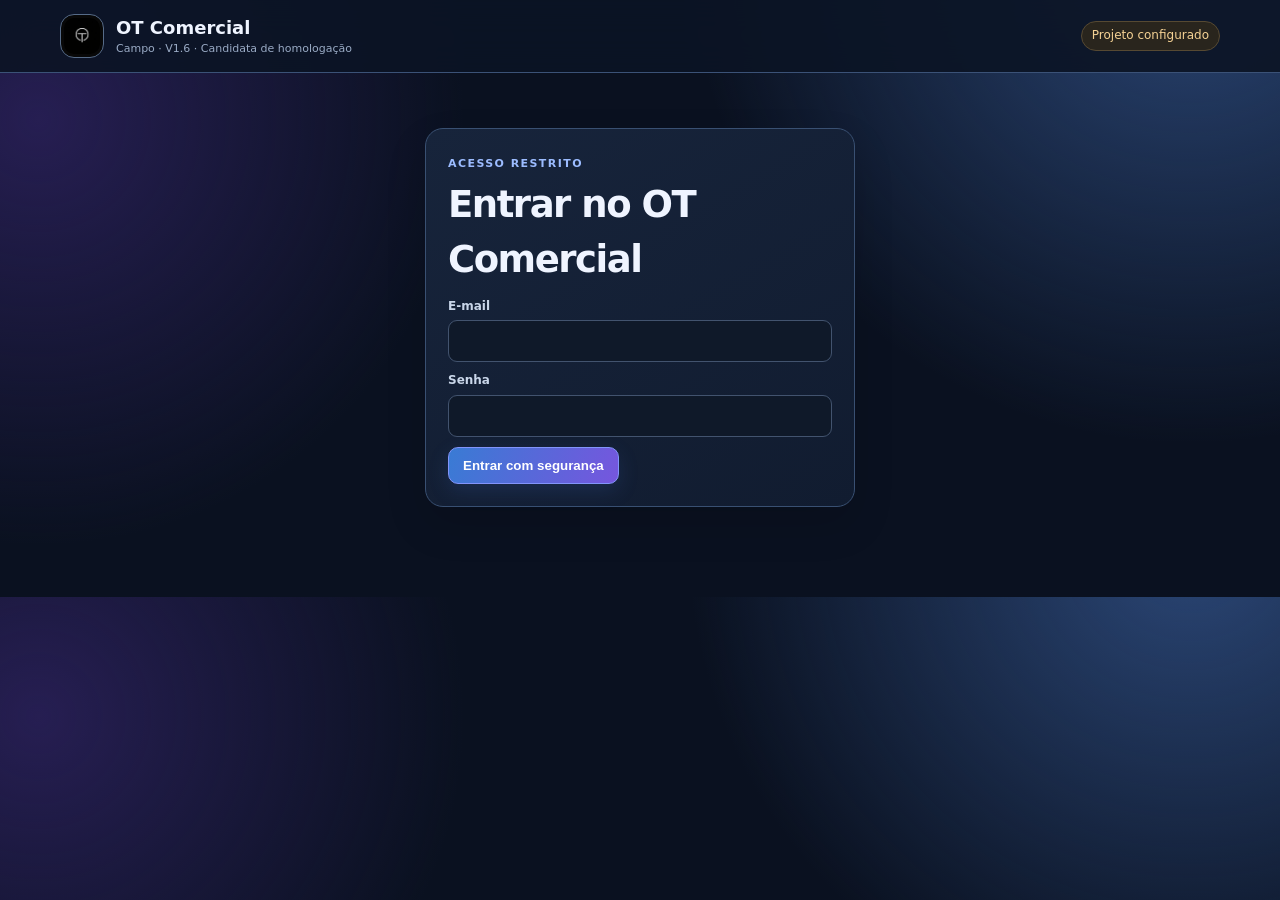
<file: index.html>
<!doctype html>
<html lang="pt-BR"><head><meta charset="utf-8"><meta name="viewport" content="width=device-width,initial-scale=1"><meta name="theme-color" content="#0d1525"><meta name="robots" content="noindex,nofollow"><title>OT Comercial V1.6 | Agenda Comercial</title><link rel="stylesheet" href="style.css"><link rel="manifest" href="manifest.webmanifest"></head><body>
<header><div class="brand"><div class="brand-icon"><img id="brandSymbol" alt="Símbolo oficial da Olegario Tech"></div><div><strong>OT Comercial</strong><small>Campo · V1.6 · Candidata de homologação</small></div></div><span id="connectionState" class="chip">Não conectado</span><button id="logoutBtn" class="btn secondary" hidden>Sair</button></header>
<div id="offlineNotice" hidden role="status" aria-live="polite" class="offline-notice"><strong>Sem internet.</strong> Modo campo em homologação: com o cofre desbloqueado, novas fichas, visitas e fotos ficam criptografadas no aparelho. Aguarde a confirmação da nuvem após reconectar. Não use dados reais nesta prévia.</div>
<main>
<section id="setupView" class="card setup"><span class="eyebrow">Gate 2 · Preparação</span><h1>Conectar ao Supabase</h1><p>Este aplicativo ainda não tem um banco configurado. Para registrar empresas reais, configure um projeto privado e autenticação. Não insira dados reais enquanto esta tela aparecer.</p><p>Veja o arquivo <code>LEIA-ME.md</code> incluído no pacote e mantenha o custo em R$ 0.</p></section>
<section id="loginView" class="card login hidden"><span class="eyebrow">Acesso restrito</span><h1>Entrar no OT Comercial</h1><form id="loginForm"><label>E-mail<input id="email" type="email" autocomplete="username" required></label><label>Senha<input id="password" type="password" autocomplete="current-password" required></label><button class="btn primary" type="submit">Entrar com segurança</button></form></section>
<section id="offlineLoginView" class="card login hidden">
 <span class="eyebrow">Operação de campo protegida</span>
 <h1>Abrir registros offline</h1>
 <p>Desbloqueie os dados criptografados salvos neste aparelho. Esta senha é diferente da senha da nuvem.</p>
 <form id="offlineUnlockForm"><label>Senha local do campo
 <input id="offlinePassword" type="password" autocomplete="off" required minlength="12"></label>
 <button class="btn primary" type="submit">Desbloquear dados do campo</button></form>
 <button id="switchOnlineBtn" class="btn secondary" type="button">Entrar na nuvem</button>
 <p class="muted">Sem a senha local, registros ainda não sincronizados não podem ser recuperados.</p>
</section>
<section id="appView" class="hidden"><nav class="ot-heading-actions" aria-label="Áreas comerciais"><button id="agendaTab" class="btn primary" type="button" aria-pressed="true">Minha Agenda</button><button id="walletTab" class="btn secondary" type="button" aria-pressed="false">Carteira</button><a class="btn secondary" href="cases.html" target="_blank" rel="noopener">Cases OT</a><button id="readyBtn" class="btn secondary" type="button">Pronto para sair</button></nav>
<div id="fieldControls" class="field-controls">
 <div><strong>Campo offline</strong><small id="fieldState">Cofre não preparado neste aparelho</small></div>
 <span id="pendingCount" class="pending-count">0 pendentes</span>
 <button id="prepareFieldBtn" type="button" class="btn secondary">Preparar / desbloquear</button>
 <button id="syncPendingBtn" type="button" class="btn primary" disabled>Sincronizar agora</button>
 </div>
<section id="agendaView"><div class="heading"><div><span class="eyebrow">PRÓXIMA AÇÃO · SOLUÇÕES DIGITAIS</span><h1>Minha Agenda Comercial</h1><p id="agendaToday"></p></div><button id="quickNewBtn" class="btn primary" type="button">＋ Nova prospecção</button></div><p id="commercialCoverage" role="status" class="muted"></p><div id="commercialMetrics" class="metrics"></div><details id="commercialIndicators"><summary>Indicadores comerciais</summary><div id="businessMetrics" class="metrics"></div><p id="commercialFunnel" class="muted"></p></details><div class="toolbar"><label>Mostrar<select id="agendaFilter"><option value="all">Todas as ações</option><option value="proposals">Propostas a retomar</option></select></label><button id="exportCommercialBtn" class="btn secondary" type="button">Exportar oportunidades CSV</button></div><div id="agendaGroups"></div></section>
<div id="walletView" hidden>

<div class="heading"><div><span class="eyebrow">OLEGARIO TECH · EXPANSÃO COMERCIAL</span><h1>Carteira comercial</h1><p>Organize clientes, visitas e oportunidades para fazer a OT crescer.</p></div><div class="ot-heading-actions"><a class="btn ot-presentation" href="apresentacao-ot.html" target="_blank" rel="noopener">✦ Apresentar Soluções OT</a><button id="newBtn" class="btn primary">＋ Nova empresa</button></div></div>
<div class="metrics"><div class="card metric"><span>Empresas</span><strong id="countAll">0</strong></div><div class="card metric"><span>Interessados</span><strong id="countHot">0</strong></div><div class="card metric"><span>Retornos vencidos</span><strong id="countLate">0</strong></div><div class="card metric"><span>Clientes fechados</span><strong id="countWon">0</strong></div></div>
 <div class="toolbar"><input id="search" placeholder="Buscar empresa, bairro, contato..." aria-label="Pesquisar carteira"><select id="statusFilter" aria-label="Filtrar status"><option value="">Todos os status</option><option>Primeira visita</option><option>Interessado</option><option>Retornar ao decisor</option><option>Proposta solicitada</option><option>Em negociação</option><option>Cliente fechado</option><option>Sem interesse</option></select><button class="btn secondary" id="exportBtn">Exportar CSV</button></div>
<div id="companyList" class="company-grid"></div>
</div><section id="companyPanel" class="card hidden"><div class="sectionhead"><div><span class="eyebrow">Ficha comercial</span><h2 id="panelTitle"></h2></div><button id="closePanel" class="btn secondary">Fechar</button></div>
<div id="panelInfo" class="muted"></div><div class="details-grid"><div><h3>O que o cliente quer</h3><p id="panelBriefing" class="note-text"></p><h3>Observações</h3><p id="panelNotes" class="note-text"></p><div class="panel-actions"><button id="editBtn" class="btn secondary">Editar ficha</button><button id="deleteCompanyBtn" class="btn danger">Excluir empresa</button></div></div>
<div><h3>Registrar visita / retorno</h3><form id="visitForm"><label>O que foi conversado<textarea id="visitNote" rows="3" maxlength="3000" required></textarea></label><label>Próximo passo<input id="visitNext" maxlength="1000" placeholder="Ex.: enviar proposta na terça"></label><label>Agendar retorno<input id="visitReturn" type="date"></label><button type="submit" class="btn primary">Salvar visita</button></form><h3>Histórico</h3><div id="visitList" class="history"></div></div></div>
<section id="commercialPanel" class="photos"><div class="sectionhead"><h3>Oportunidades e diagnóstico</h3><button id="newOpportunityBtn" class="btn primary" type="button">＋ Oportunidade</button></div><div id="opportunityList"></div><div class="ot-heading-actions"><button id="planCompanyBtn" class="btn secondary" type="button">Planejar contato</button><a id="companyCasesLink" class="btn secondary" href="cases.html" target="_blank" rel="noopener">Apresentar case público</a></div></section>
<section class="photos"><div class="sectionhead"><div><h3>Galeria da empresa</h3><p class="muted">Fotos privadas. Downloads individuais (ZIP fica para a próxima etapa).</p></div></div><div class="photo-controls"><button id="preparePhotoOfflineBtn" type="button" class="btn secondary">Preparar fotos offline</button><span id="photoCacheState" role="status" aria-live="polite" class="muted">Verifique a cópia local antes de sair para o campo.</span><label class="btn secondary file-button">📷 Fotografar<input id="photoCamera" type="file" accept="image/jpeg,image/png,image/webp" capture="environment"></label><label class="btn secondary file-button">＋ Selecionar fotos<input id="photoFiles" type="file" accept="image/jpeg,image/png,image/webp" multiple></label><select id="photoCategory"><option>Fachada</option><option>Interior</option><option>Produtos</option><option>Cardápio</option><option>Referência</option><option>Outro</option></select></div><label class="checkline"><input type="checkbox" id="photoConsent"> Cliente autorizou o uso público destas fotos (opcional; só marcar se realmente autorizou)</label><div id="photoList" class="photo-grid"></div></section>
</section>
</section>
</main>

<dialog id="quickDialog"><form id="quickForm"><div class="sectionhead"><h2>Nova prospecção</h2><button type="button" class="btn secondary" data-close="quickDialog">Fechar</button></div><p class="muted">Registre o que sabe agora. Complete o diagnóstico depois.</p><label>Empresa *<input name="nome" required maxlength="120" autocomplete="organization"></label><div class="formgrid"><label>Segmento<select name="segmento"><option>Outro</option><option>Alimentação</option><option>Comércio</option><option>Serviços</option><option>Beleza</option><option>Automotivo</option></select></label><label>Contato / decisor<input name="decisor" maxlength="120"></label><label>Este contato é<select name="papel_contato"><option value="Não confirmado">Não confirmado</option><option>Proprietário / decisor</option><option>Atendente</option></select></label><label>WhatsApp<input name="contato" type="tel" maxlength="40"></label><label>Melhor horário<input name="melhor_horario" maxlength="100"></label><label>Situação<select name="status"><option>Primeira visita</option><option>Retornar ao decisor</option><option>Interessado</option></select></label></div><label>Necessidade inicial (opcional)<input name="necessidade" maxlength="500"></label><label>Próxima ação (opcional)<input name="proxima" maxlength="500" placeholder="Ex.: apresentar diagnóstico ao proprietário"></label><label>Data, se combinada<input name="data" type="date"></label><p class="muted">Sem ação ou data, ficará visível em A definir.</p><button type="submit" class="btn primary">Salvar prospecção</button></form></dialog>
<dialog id="opportunityDialog"><form id="opportunityForm"><div class="sectionhead"><h2>Oportunidade comercial</h2><button type="button" class="btn secondary" data-close="opportunityDialog">Fechar</button></div><label>Objetivo / título *<input name="titulo" required maxlength="150"></label><div class="formgrid"><label>Estágio<select name="estagio"><option value="diagnostico">Diagnóstico</option><option value="proposta">Proposta</option><option value="negociacao">Negociação</option><option value="ganho">Ganho</option><option value="perdido">Perdido</option></select></label><label>Decisor<input name="decisor" maxlength="120"></label><label>WhatsApp<input name="contato" type="tel" maxlength="40"></label><label>Papel do contato<input name="papel_contato" maxlength="80"></label><label>Melhor horário<input name="melhor_horario" maxlength="100"></label></div><fieldset><legend>Soluções propostas</legend><div id="serviceOptions" class="formgrid"></div></fieldset><label>Necessidade na voz do cliente<textarea name="necessidade" maxlength="3000"></textarea></label><label>Objeção principal<textarea name="objecao" maxlength="1000"></textarea></label><details><summary>Diagnóstico consultivo e apresentação</summary><label>De onde vêm os clientes novos?<textarea name="origem_clientes" maxlength="1000"></textarea></label><label>Qual produto ou serviço quer vender mais?<textarea name="prioridade_cliente" maxlength="1000"></textarea></label><label>É fácil descobrir a oferta e entrar em contato online?<textarea name="jornada_online" maxlength="1500"></textarea></label><label>Presença digital verificada (site, Google, redes; só o que confirmou)<textarea name="presenca_verificada" maxlength="2000"></textarea></label><label>Case público apresentado<select name="case_id"><option value="">Não apresentado</option><option value="dudu">Açaí do Dudu</option><option value="adega">Adega São Marcos</option><option value="kl">K.L Transporte Express</option><option value="cintia">Cíntia Almeida</option><option value="armazem">Armazém Ripamonti</option></select></label><a class="btn secondary" href="cases.html" target="_blank" rel="noopener">Abrir cases autorizados</a></details><details id="financeDetails"><summary>Proposta, fechamento e acompanhamento mensal</summary><p class="muted">Valores BRL. Deixe vazio quando desconhecido. Orçamento mensal não conta como MRR.</p><div class="formgrid"><label>Implantação proposta<input name="implantacao_proposta" inputmode="decimal" placeholder="0,00"></label><label>Mensalidade proposta<input name="mensalidade_proposta" inputmode="decimal" placeholder="0,00"></label><label>Implantação fechada<input name="valor_fechado" inputmode="decimal" placeholder="0,00"></label><label>Mensalidade contratada<input name="recorrencia_contratada" inputmode="decimal" placeholder="0,00"></label><label>Recorrência<select name="recorrencia_status"><option value="nao_contratada">Não contratada</option><option value="ativa">Contratada e ativa</option><option value="encerrada">Encerrada</option></select></label><label>Data do acordo<input name="contratado_em" type="date"></label></div><label>Escopo mensal<textarea name="escopo_mensal" maxlength="2000"></textarea></label><label>Entregas e limites combinados<textarea name="entregas_mensais" maxlength="2000"></textarea></label><label>Frequência / prazo<input name="frequencia" maxlength="200"></label><label>Motivo de perda, se houver<textarea name="motivo_perda" maxlength="1000"></textarea></label></details><p class="muted">Ao ganhar/perder, as ações de negociação abertas serão encerradas no histórico. Pós-venda pode ser solicitado explicitamente.</p><button type="submit" class="btn primary">Salvar oportunidade</button></form></dialog>
<dialog id="actionDialog"><form id="actionForm"><div class="sectionhead"><h2 id="actionTitle">Planejar próximo passo</h2><button type="button" class="btn secondary" data-close="actionDialog">Fechar</button></div><p id="actionContext" class="muted"></p><div id="outcomeFields" hidden><label>Desfecho *<textarea name="resultado" maxlength="3000"></textarea></label><label>Continuidade<select name="continuidade"><option value="nova">Definir próxima ação</option><option value="encerrar">Encerrar oportunidade / contato</option></select></label></div><div id="nextActionFields"><label>Próxima ação concreta<input name="descricao" maxlength="500" placeholder="Ex.: revisar proposta com Rodolfo"></label><div class="formgrid"><label>Data, se combinada<input name="data_prevista" type="date"></label><label>Tipo<select name="tipo"><option value="retorno">Retorno</option><option value="apresentacao">Apresentação</option><option value="proposta">Proposta</option><option value="pos_venda">Pós-venda solicitado</option><option value="outro">Outro</option></select></label></div></div><button type="submit" class="btn primary">Confirmar ação</button></form></dialog>
<dialog id="readyDialog"><div class="sectionhead"><h2>Pronto para sair</h2><button type="button" class="btn secondary" data-close="readyDialog">Fechar</button></div><div id="readyReport" role="status"></div><p class="muted">A preparação vale para este aparelho. Sites externos dos cases exigem internet.</p><button id="refreshReadyBtn" class="btn primary" type="button">Conferir novamente</button><hr><h3>Recuperação do cofre</h3><p class="muted">Backup cifrado inclui fila, registros e fotos. Guarde o arquivo e a senha local em locais seguros e separados.</p><button id="backupVaultBtn" class="btn secondary" type="button">Exportar cofre cifrado</button><form id="restoreVaultForm"><label>Backup cifrado<input id="restoreVaultFile" type="file" accept="application/json,.json"></label><label>Senha local usada no backup<input id="restoreVaultPassword" type="password" autocomplete="off"></label><button type="submit" class="btn secondary">Restaurar sem sobrescrever</button></form></dialog>
<dialog id="companyDialog"><form id="companyForm"><div class="sectionhead"><div><span class="eyebrow">Cadastro rápido</span><h2 id="dialogTitle">Nova empresa</h2></div><button type="button" id="cancelCompany" class="btn secondary">Fechar</button></div><div class="formgrid"><label>Nome da empresa *<input name="nome" maxlength="120" required></label><label>Segmento<select name="segmento"><option>Alimentação</option><option>Comércio</option><option>Beleza</option><option>Serviços</option><option>Automotivo</option><option>Outro</option></select></label><label>Bairro<input name="bairro" maxlength="100" placeholder="Ex.: São Marcos"></label><label>Cidade<input name="cidade" value="Valinhos" maxlength="100"></label><label>Endereço<input name="endereco" maxlength="250"></label><label>Proprietário / responsável<input name="responsavel" maxlength="120"></label><label>WhatsApp comercial<input name="whatsapp" type="tel" maxlength="30"></label><label>Presença digital atual<input name="presenca_digital" maxlength="500" placeholder="Site, Instagram, Google, iFood..."></label></div><label class="wide">O que o cliente quer? (complete quando souber)<textarea name="briefing" rows="7" maxlength="5000" placeholder="Objetivo do site, produtos, serviços, cardápio, funcionalidades, referências, estilo, orçamento, prazo, problemas e expectativas..."></textarea></label><label class="wide">Observações da negociação<textarea name="observacoes" rows="3" maxlength="3000" placeholder="Interesses, objeções, valores apresentados, quem decide..."></textarea></label><div class="formgrid"><label>Situação<select name="status"><option>Primeira visita</option><option>Interessado</option><option>Retornar ao decisor</option><option>Proposta solicitada</option><option>Em negociação</option><option>Cliente fechado</option><option>Sem interesse</option></select></label><label>Próximo retorno<input name="retorno_em" type="date"></label></div><p class="muted">Os registros são enviados à nuvem apenas após autenticação. Nenhum salvamento fictício.</p><div class="formactions"><button type="submit" class="btn primary">Salvar ficha</button></div></form></dialog>
<dialog id="vaultDialog"><form id="vaultForm">
 <div class="sectionhead"><div><span class="eyebrow">Proteção local</span><h2>Preparar campo offline</h2></div><button type="button" id="cancelVaultBtn" class="btn secondary">Fechar</button></div>
 <p id="vaultExplanation">Crie uma senha local de pelo menos 12 caracteres para proteger fichas e fotos neste aparelho.</p>
 <label>Senha local do campo<input id="vaultPassword" type="password" autocomplete="off" minlength="12" required></label>
 <p class="muted">A OT não guarda essa senha. Se esquecê-la, informações que ainda não chegaram à nuvem podem ser perdidas. Não use a senha do Supabase.</p>
 <div class="formactions"><button class="btn primary" type="submit">Ativar modo campo</button></div></form></dialog>
 <div id="toast" role="status" aria-live="polite"></div><script src="config.js"></script><script src="ot-logo.js"></script><script>document.getElementById("brandSymbol").src=window.OTBrandLogo||"";</script><script src="commercial-core.js"></script><script src="offline-vault.js"></script><script src="field-sync.js"></script><script src="offline-status.js"></script><script src="commercial-ui.js" defer></script><script src="app.js" defer></script><script>if("serviceWorker" in navigator && window.isSecureContext){window.addEventListener("load",()=>navigator.serviceWorker.register("./sw.js").catch(err=>console.warn("Cache OT indisponível:",err.message)));}</script></body></html>
</file>
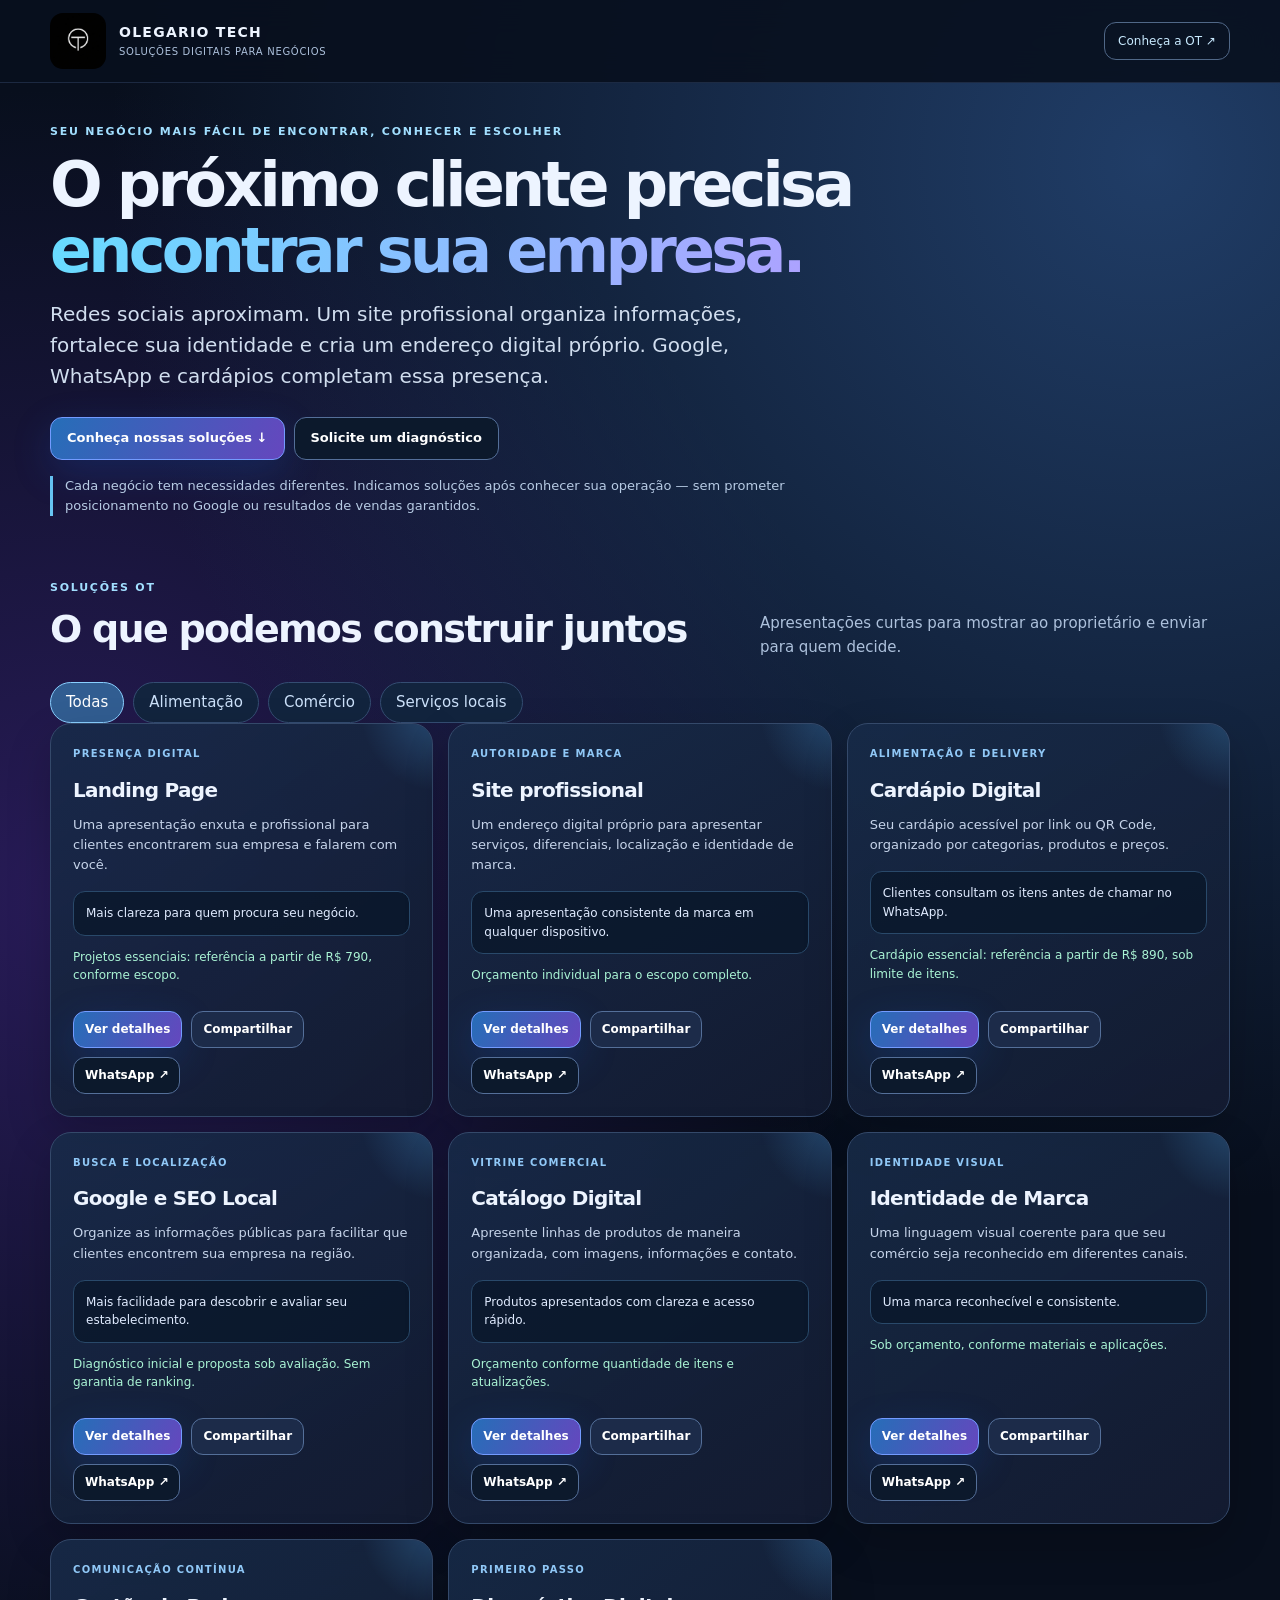
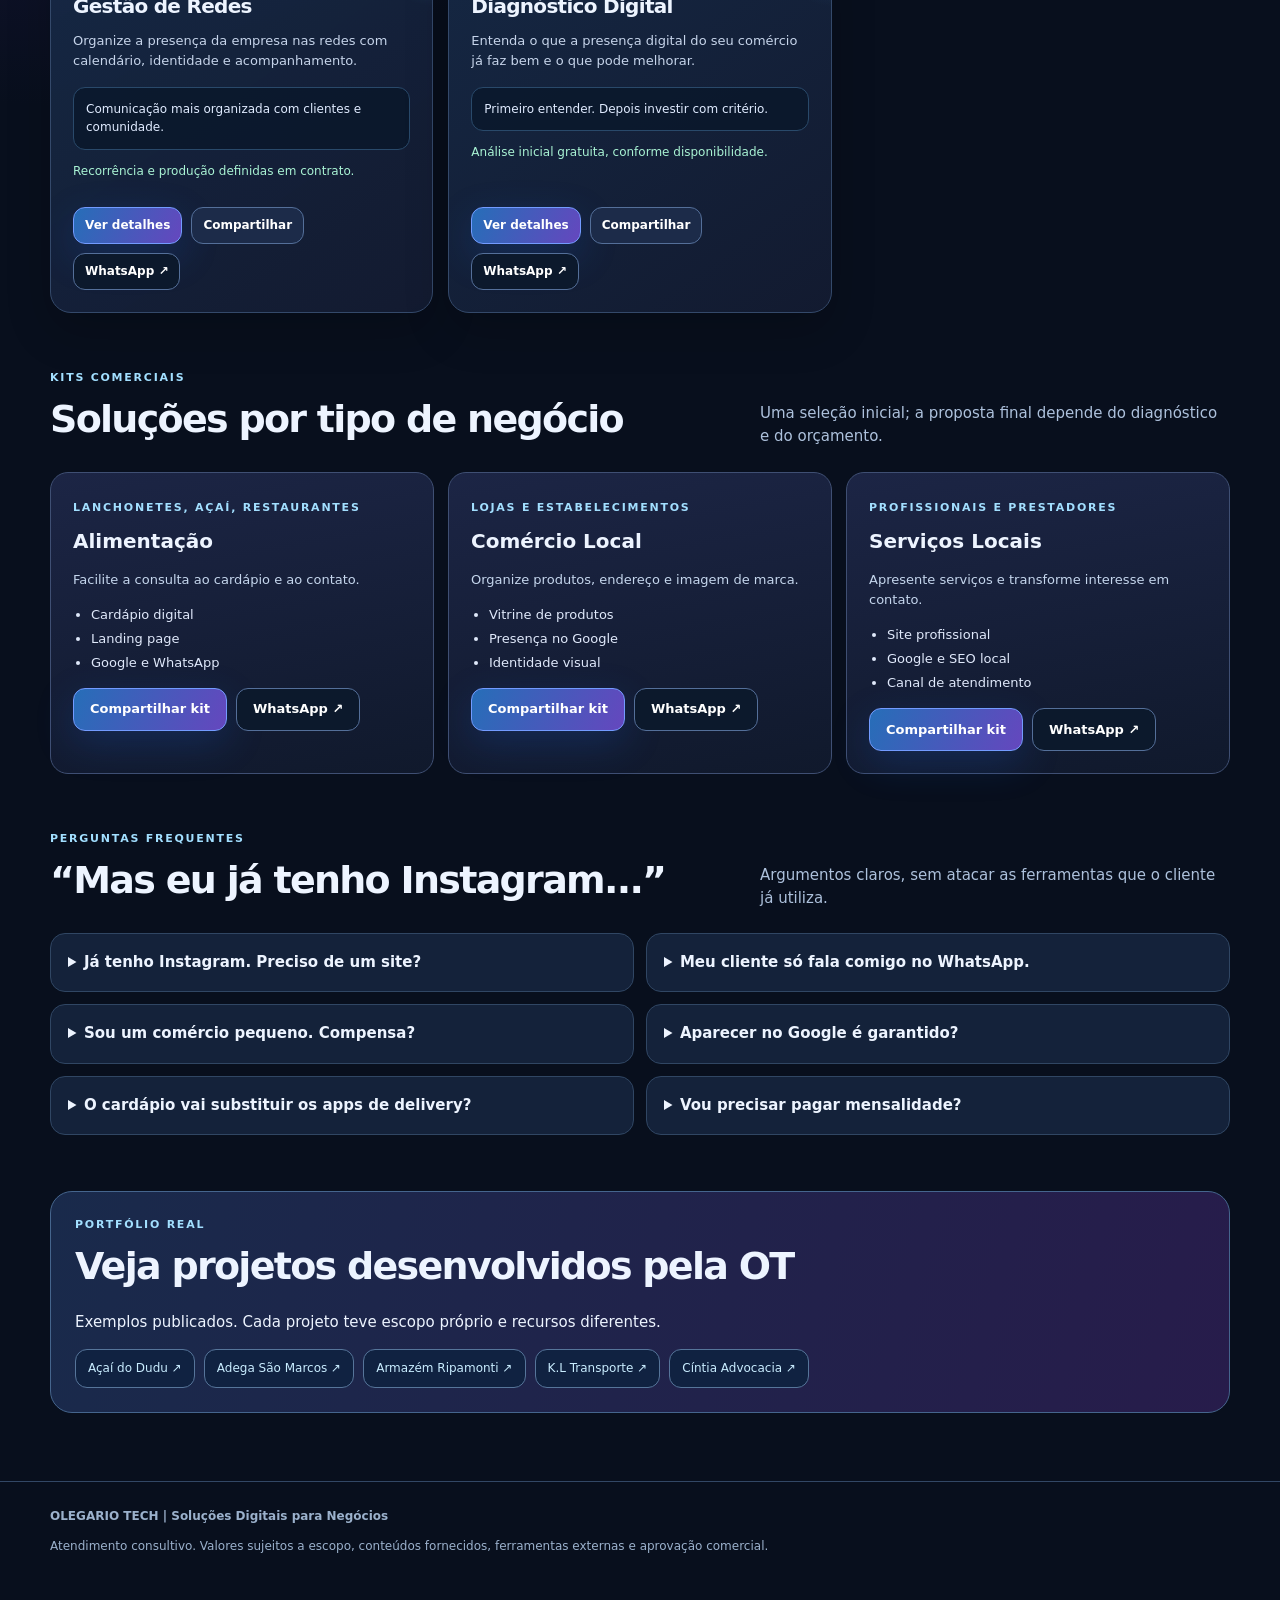
<file: apresentacao-ot.html>
<!doctype html>
<html lang="pt-BR">
<head>
<meta charset="utf-8">
<meta name="viewport" content="width=device-width, initial-scale=1">
<meta name="theme-color" content="#0b1222">
<meta name="robots" content="noindex,follow">
<title>Soluções para negócios | OLEGARIO TECH</title>
<meta name="description" content="Sites, landing pages, cardápios digitais e presença no Google. Conheça soluções digitais para fortalecer seu negócio.">
<style>
:root{color-scheme:dark;--ink:#edf4ff;--muted:#adc1dc;--line:#334567;--bg:#080f1d;--surface:#15223b;--sky:#72d9fd;--violet:#a994ff}
*{box-sizing:border-box}html{scroll-behavior:smooth}body{margin:0;min-height:100vh;font:15px/1.55 system-ui,-apple-system,Segoe UI,Roboto,sans-serif;background:radial-gradient(circle at 90% 5%,#203d67 0,transparent 32%),radial-gradient(circle at 5% 28%,#281b58 0,transparent 31%),var(--bg);color:var(--ink)}
a{color:inherit}a:focus-visible,button:focus-visible{outline:3px solid var(--sky);outline-offset:3px}button{font:inherit;cursor:pointer}
.wrap{width:min(1180px,calc(100% - 36px));margin-inline:auto}.topbar{position:sticky;z-index:10;top:0;background:#08101ee8;backdrop-filter:blur(16px);border-bottom:1px solid #33456780}.topbar .wrap{display:flex;justify-content:space-between;align-items:center;gap:15px;padding-block:13px}.brandwrap{display:flex;align-items:center;gap:13px}.brandlogo{width:56px;height:56px;object-fit:cover;border-radius:13px;background:#000;flex-shrink:0}.wordmark{font-size:14px;font-weight:900;letter-spacing:.09em}.wordmark small{display:block;color:var(--muted);font-size:10px;letter-spacing:.07em;font-weight:500}.toplink{font-size:12px;color:#c8eafe;text-decoration:none;border:1px solid #506887;padding:9px 13px;border-radius:12px}
.hero{padding:40px 0 28px;position:relative}.eyebrow{font-size:11px;letter-spacing:.16em;text-transform:uppercase;font-weight:850;color:#a2dfff}.hero h1{max-width:890px;font-weight:850;letter-spacing:-.06em;line-height:1.07;font-size:clamp(35px,5.4vw,62px);margin:12px 0 14px}.hero h1 em{font-style:normal;background:linear-gradient(110deg,#67dcff,#ada2ff);-webkit-background-clip:text;background-clip:text;color:transparent}.lead{max-width:710px;color:#d1deef;font-size:clamp(15px,2vw,20px);margin:0 0 25px}.heroactions,.actions,.filters{display:flex;gap:9px;flex-wrap:wrap}.button{display:inline-flex;align-items:center;justify-content:center;gap:8px;min-height:43px;padding:10px 16px;border:1px solid #546f99;background:#1c2b49;border-radius:12px;color:#fff;text-decoration:none;font-weight:750;font-size:13px}.button.primary{background:linear-gradient(115deg,#266eb8,#6547be);border-color:#739bff;box-shadow:0 12px 38px #1d5ed438}.button:hover{border-color:#9de3ff;transform:translateY(-1px)}.button:disabled{opacity:.55;cursor:not-allowed}.button.ghost{background:#0c192c}.note{font-size:12px;color:var(--muted)}.notice{border-left:3px solid #68c6f3;padding-left:12px;margin-top:16px;max-width:740px;color:#b7cbe4;font-size:13px}
.section{padding:22px 0 34px}.sectionhead{display:flex;justify-content:space-between;gap:18px;align-items:end;flex-wrap:wrap;margin:0 0 23px}.section h2{font-size:clamp(25px,3.4vw,38px);letter-spacing:-.045em;margin:4px 0 0}.sectionhead p{color:var(--muted);margin:0;max-width:470px}.filters button{background:#12243e;color:#cce1fa;border:1px solid #344d72;padding:8px 15px;border-radius:999px}.filters button[aria-pressed="true"]{background:#315d91;border-color:#89cfff;color:#fff}
.grid{display:grid;grid-template-columns:repeat(3,minmax(0,1fr));gap:15px}.svc{position:relative;border:1px solid #34496a;background:linear-gradient(145deg,#172b49dd,#131b31f0);border-radius:21px;padding:22px;box-shadow:0 18px 45px #0003;min-width:0;overflow:hidden;display:flex;flex-direction:column;gap:9px}.svc:before{content:"";position:absolute;width:160px;height:160px;border-radius:50%;right:-88px;top:-92px;background:radial-gradient(circle,#53b5ff45,transparent 70%);pointer-events:none}.svc:hover{border-color:#6ba7e9}.svc .tag{color:#90c8f7;font-size:10px;text-transform:uppercase;letter-spacing:.13em;font-weight:900}.svc h3{font-size:20px;margin:4px 0 0;letter-spacing:-.035em}.svc p{color:#c6d4ea;margin:0;font-size:13px}.svc .benefit{padding:12px;background:#091629bd;border:1px solid #29496a;border-radius:12px;font-size:12px;color:#e0ebff;margin-top:7px}.svc .price{font-size:12px;color:#a9f3d4;margin:3px 0 7px}.svc .actions{margin-top:auto;padding-top:10px}.svc .actions .button{min-height:37px;padding:8px 11px;font-size:12px}
.kits{display:grid;grid-template-columns:repeat(3,minmax(0,1fr));gap:14px}.kit{border:1px solid #3f4f73;border-radius:18px;background:linear-gradient(170deg,#1c2545,#10192c);padding:22px}.kit h3{margin:8px 0 10px;font-size:20px}.kit p{font-size:13px;color:#c5d6ed}.kit ul{padding-left:18px;line-height:1.85;font-size:13px;color:#e0e9fb}
.faq{display:grid;grid-template-columns:repeat(2,minmax(0,1fr));gap:12px}.faq details{padding:17px;border-radius:15px;background:#14223a;border:1px solid #304663}.faq summary{cursor:pointer;font-weight:750}.faq p{color:#bed0e8;font-size:13px;margin:12px 0 2px}
.caseband{border-radius:22px;border:1px solid #45658d;padding:24px;background:linear-gradient(105deg,#192a4b,#271c4b)}.caselinks{display:flex;gap:9px;flex-wrap:wrap;margin-top:14px}.caselinks a{color:#c9edff;border:1px solid #56759a;background:#102241;border-radius:12px;padding:9px 12px;text-decoration:none;font-size:12px}
footer{border-top:1px solid #324765;margin-top:34px;padding:25px 0 38px;color:#9bb1cc;font-size:12px}
dialog{border:1px solid #5c79a2;border-radius:23px;color:#edf5ff;background:#101d32;padding:0;width:min(610px,94vw);max-height:84dvh;box-shadow:0 25px 80px #000b}dialog::backdrop{background:#050d1acb;backdrop-filter:blur(4px)}.dialogbody{padding:24px}.dialogbody h2{font-size:clamp(24px,4vw,32px);letter-spacing:-.04em;margin:4px 0 10px}.dialogbody p,.dialogbody li{color:#cad9ec}.dialogbody .price{color:#9df0cc;font-weight:800}.dialogbody ul{padding-left:18px}.dialoghead{display:flex;justify-content:space-between;gap:12px;align-items:start}.close{border:1px solid #5d7696;color:#fff;background:#253852;border-radius:11px;padding:8px 12px}.dialogcta{display:flex;gap:9px;flex-wrap:wrap;margin-top:22px}.status{position:fixed;right:15px;bottom:15px;max-width:360px;padding:12px 16px;border-radius:12px;border:1px solid #7fcbf2;background:#1e3658;color:white;box-shadow:0 12px 35px #0008;z-index:99;display:none}.status[data-show="true"]{display:block}
@media(max-width:950px){.grid,.kits{grid-template-columns:repeat(2,minmax(0,1fr))}}@media(max-width:640px){.hero{padding:30px 0 13px}.grid,.kits,.faq{grid-template-columns:1fr}.svc{padding:18px}.toplink{font-size:11px;padding:7px 9px}.heroactions>.button{flex:1}.section{padding:20px 0 30px}.wrap{width:min(100% - 24px,1180px)}}
@media(prefers-reduced-motion:reduce){html{scroll-behavior:auto}.button:hover{transform:none}}
</style>
</head><body>
<header class="topbar"><div class="wrap"><div class="brandwrap"><img class="brandlogo" id="brandSymbol" alt="Símbolo oficial da Olegario Tech"><div class="wordmark">OLEGARIO TECH<small>SOLUÇÕES DIGITAIS PARA NEGÓCIOS</small></div></div><a class="toplink" href="https://olegariotech.com.br/" target="_blank" rel="noopener">Conheça a OT ↗</a></div></header>
<main>
<section class="hero wrap">
<div class="eyebrow">Seu negócio mais fácil de encontrar, conhecer e escolher</div>
<h1>O próximo cliente precisa <em>encontrar sua empresa.</em></h1>
<p class="lead">Redes sociais aproximam. Um site profissional organiza informações, fortalece sua identidade e cria um endereço digital próprio. Google, WhatsApp e cardápios completam essa presença.</p>
<div class="heroactions"><a class="button primary" href="#solucoes">Conheça nossas soluções ↓</a><a class="button ghost" href="https://olegariotech.com.br/diagnostico-digital" target="_blank" rel="noopener">Solicite um diagnóstico</a></div>
<p class="notice">Cada negócio tem necessidades diferentes. Indicamos soluções após conhecer sua operação — sem prometer posicionamento no Google ou resultados de vendas garantidos.</p>
</section>
<section class="section wrap" id="solucoes"><div class="sectionhead"><div><div class="eyebrow">Soluções OT</div><h2>O que podemos construir juntos</h2></div><p>Apresentações curtas para mostrar ao proprietário e enviar para quem decide.</p></div>
<div class="filters" aria-label="Filtrar soluções"><button data-filter="todos" aria-pressed="true">Todas</button><button data-filter="alimentacao" aria-pressed="false">Alimentação</button><button data-filter="comercio" aria-pressed="false">Comércio</button><button data-filter="servicos" aria-pressed="false">Serviços locais</button></div>
<div id="cards" class="grid" aria-live="polite"></div>
</section>
<section class="section wrap" id="kits"><div class="sectionhead"><div><div class="eyebrow">Kits comerciais</div><h2>Soluções por tipo de negócio</h2></div><p>Uma seleção inicial; a proposta final depende do diagnóstico e do orçamento.</p></div><div id="kitcards" class="kits"></div></section>
<section class="section wrap" id="perguntas"><div class="sectionhead"><div><div class="eyebrow">Perguntas frequentes</div><h2>“Mas eu já tenho Instagram...”</h2></div><p>Argumentos claros, sem atacar as ferramentas que o cliente já utiliza.</p></div><div id="faqs" class="faq"></div></section>
<section class="section wrap"><div class="caseband"><div class="eyebrow">Portfólio real</div><h2>Veja projetos desenvolvidos pela OT</h2><p>Exemplos publicados. Cada projeto teve escopo próprio e recursos diferentes.</p><div class="caselinks"><a href="https://acaidodudu.com.br/" target="_blank" rel="noopener">Açaí do Dudu ↗</a><a href="https://adegasaomarcos.com.br/" target="_blank" rel="noopener">Adega São Marcos ↗</a><a href="https://armazemripamonti.com.br/" target="_blank" rel="noopener">Armazém Ripamonti ↗</a><a href="https://kltransporteexpress.com.br/" target="_blank" rel="noopener">K.L Transporte ↗</a><a href="https://cintiaalmeidaadvocacia.com.br/" target="_blank" rel="noopener">Cíntia Advocacia ↗</a></div></div></section>
</main>
<footer><div class="wrap"><strong>OLEGARIO TECH | Soluções Digitais para Negócios</strong><p>Atendimento consultivo. Valores sujeitos a escopo, conteúdos fornecidos, ferramentas externas e aprovação comercial.</p></div></footer>
<dialog id="detalhes" aria-labelledby="dtitle"><div class="dialogbody"><div class="dialoghead"><div><div class="eyebrow">Solução OT</div><h2 id="dtitle"></h2></div><button id="close" class="close" aria-label="Fechar apresentação">✕</button></div><p id="dintro"></p><h3>O que resolve</h3><p id="dsolve"></p><h3>O que entregamos</h3><ul id="dincludes"></ul><p class="price" id="dprice"></p><div class="dialogcta"><button id="dshare" class="button primary">Compartilhar</button><a id="dwhats" class="button ghost" target="_blank" rel="noopener">WhatsApp ↗</a><button id="dcopy" class="button">Copiar link</button><button id="dpng" class="button">Baixar card PNG</button><button id="dimage" class="button ghost">Compartilhar imagem</button></div></div></dialog>
<div id="status" class="status" role="status" aria-live="polite"></div>
<script src="ot-logo.js"></script><script src="card-export.js"></script>
<script>
'use strict';
const SERVICES=[
{id:'landing',tag:'Presença digital',title:'Landing Page',segments:['comercio','servicos','alimentacao'],intro:'Uma apresentação enxuta e profissional para clientes encontrarem sua empresa e falarem com você.',solve:'Sua empresa deixa de depender exclusivamente da bio das redes para reunir serviços, endereço, horários e contato.',includes:['Uma página responsiva com até cinco seções','WhatsApp e informações essenciais','SEO técnico básico e orientação de domínio'],benefit:'Mais clareza para quem procura seu negócio.',price:'Projetos essenciais: referência a partir de R$ 790, conforme escopo.',case:'https://armazemripamonti.com.br/'},
{id:'site',tag:'Autoridade e marca',title:'Site profissional',segments:['comercio','servicos','alimentacao'],intro:'Um endereço digital próprio para apresentar serviços, diferenciais, localização e identidade de marca.',solve:'Centraliza o que seu cliente precisa saber para avaliar sua empresa, além do Instagram e do Facebook.',includes:['Estrutura adaptada ao negócio','Páginas e conteúdo conforme projeto aprovado','Integração com WhatsApp e presença nas buscas'],benefit:'Uma apresentação consistente da marca em qualquer dispositivo.',price:'Orçamento individual para o escopo completo.',case:'https://cintiaalmeidaadvocacia.com.br/'},
{id:'cardapio',tag:'Alimentação e delivery',title:'Cardápio Digital',segments:['alimentacao'],intro:'Seu cardápio acessível por link ou QR Code, organizado por categorias, produtos e preços.',solve:'Facilita a consulta e reduz dúvidas repetidas no atendimento, com uma experiência clara pelo celular.',includes:['Categorias e produtos','Fotos, preços e descrições fornecidos pelo cliente','CTA para pedido ou atendimento em canal existente'],benefit:'Clientes consultam os itens antes de chamar no WhatsApp.',price:'Cardápio essencial: referência a partir de R$ 890, sob limite de itens.',case:'https://acaidodudu.com.br/cardapio'},
{id:'google',tag:'Busca e localização',title:'Google e SEO Local',segments:['comercio','servicos','alimentacao'],intro:'Organize as informações públicas para facilitar que clientes encontrem sua empresa na região.',solve:'Horário, localização, serviços, contato e avaliações precisam estar corretos e consistentes.',includes:['Diagnóstico da presença no Google','Organização de dados do Perfil da Empresa','Boas práticas de SEO local e indexação'],benefit:'Mais facilidade para descobrir e avaliar seu estabelecimento.',price:'Diagnóstico inicial e proposta sob avaliação. Sem garantia de ranking.',case:'https://kltransporteexpress.com.br/'},
{id:'catalogo',tag:'Vitrine comercial',title:'Catálogo Digital',segments:['comercio','alimentacao'],intro:'Apresente linhas de produtos de maneira organizada, com imagens, informações e contato.',solve:'Evita depender apenas de fotos espalhadas em conversas e publicações antigas.',includes:['Categorias de produtos e serviços','Links compartilháveis','WhatsApp de atendimento conforme operação'],benefit:'Produtos apresentados com clareza e acesso rápido.',price:'Orçamento conforme quantidade de itens e atualizações.',case:'https://armazemripamonti.com.br/'},
{id:'marca',tag:'Identidade visual',title:'Identidade de Marca',segments:['comercio','servicos','alimentacao'],intro:'Uma linguagem visual coerente para que seu comércio seja reconhecido em diferentes canais.',solve:'Ajuda a reduzir a aparência improvisada quando cada peça usa cores, fontes e mensagens diferentes.',includes:['Diagnóstico da identidade atual','Direção de paleta, tipografia e aplicações','Peças definidas no escopo aprovado'],benefit:'Uma marca reconhecível e consistente.',price:'Sob orçamento, conforme materiais e aplicações.',case:'https://acaidodudu.com.br/'},
{id:'redes',tag:'Comunicação contínua',title:'Gestão de Redes',segments:['comercio','servicos','alimentacao'],intro:'Organize a presença da empresa nas redes com calendário, identidade e acompanhamento.',solve:'Redes precisam ter conteúdo coerente, canal de contato e frequência viável para a operação.',includes:['Plano editorial conforme contrato','Peças e publicações acordadas','Relatório simplificado quando contratado'],benefit:'Comunicação mais organizada com clientes e comunidade.',price:'Recorrência e produção definidas em contrato.',case:''},
{id:'diagnostico',tag:'Primeiro passo',title:'Diagnóstico Digital',segments:['comercio','servicos','alimentacao'],intro:'Entenda o que a presença digital do seu comércio já faz bem e o que pode melhorar.',solve:'Evita contratar soluções sem verificar se elas realmente são prioritárias para o negócio.',includes:['Verificação de canais públicos existentes','Identificação de oportunidades','Recomendação consultiva inicial'],benefit:'Primeiro entender. Depois investir com critério.',price:'Análise inicial gratuita, conforme disponibilidade.',case:'https://olegariotech.com.br/diagnostico-digital'}
];
const KITS=[
{id:'alimentacao',title:'Alimentação',headline:'Lanchonetes, açaí, restaurantes',items:['Cardápio digital','Landing page','Google e WhatsApp'],text:'Facilite a consulta ao cardápio e ao contato.',ids:['cardapio','landing','google']},
{id:'comercio',title:'Comércio Local',headline:'Lojas e estabelecimentos',items:['Vitrine de produtos','Presença no Google','Identidade visual'],text:'Organize produtos, endereço e imagem de marca.',ids:['catalogo','google','marca']},
{id:'servicos',title:'Serviços Locais',headline:'Profissionais e prestadores',items:['Site profissional','Google e SEO local','Canal de atendimento'],text:'Apresente serviços e transforme interesse em contato.',ids:['site','google','landing']}
];
const FAQ=[
['Já tenho Instagram. Preciso de um site?','Instagram é importante para relacionamento e divulgação. Um site complementa as redes, reunindo serviços, informações e identidade em um endereço próprio. Cada canal cumpre uma função.'],
['Meu cliente só fala comigo no WhatsApp.','Ótimo! O site ou cardápio não precisa substituir o WhatsApp. Ele pode ajudar a pessoa a entender sua oferta antes de iniciar a conversa.'],
['Sou um comércio pequeno. Compensa?','Depende do objetivo e da capacidade de atendimento. Por isso começamos com um diagnóstico e soluções enxutas, sem empurrar um projeto maior do que o necessário.'],
['Aparecer no Google é garantido?','Não. Podemos melhorar informações, estrutura e boas práticas de SEO, mas nenhuma empresa séria pode prometer uma posição específica nas buscas.'],
['O cardápio vai substituir os apps de delivery?','Não necessariamente. Podemos usar o cardápio como vitrine e direcionar pedidos aos canais já utilizados pelo negócio. Uma operação própria exige escopo adicional.'],
['Vou precisar pagar mensalidade?','Mensalidade só faz sentido se houver serviços contínuos combinados. Escopo, periodicidade, domínio e custos de terceiros são informados previamente em contrato.']
];
const siteBase=new URL('./apresentacao-ot.html',location.href);
const byId=id=>SERVICES.find(x=>x.id===id),byKit=id=>KITS.find(x=>x.id===id);
const $=id=>document.getElementById(id);
$('brandSymbol').src=window.OTBrandLogo||'';
function urlFor(kind,id){if(kind==='servico'&&byId(id))return new URL('./solucoes/'+id+'.html',siteBase).href;const u=new URL(siteBase.href);u.searchParams.set(kind,id);return u.href}
function esc(s){return String(s).replace(/[&<>"']/g,c=>({'&':'&amp;','<':'&lt;','>':'&gt;','"':'&quot;',"'":'&#39;'}[c]))}
function notify(txt){const el=$('status');el.textContent=txt;el.dataset.show='true';clearTimeout(notify.timer);notify.timer=setTimeout(()=>el.dataset.show='false',4500)}
function sharePayload(kind,id){const s=kind==='servico'?byId(id):byKit(id);if(!s)return null;return{title:'OLEGARIO TECH | '+s.title,text:kind==='servico'?s.intro:s.text,url:urlFor(kind,id)}}
function whatsappLink(p){return 'https://wa.me/?text='+encodeURIComponent(p.title+'\n'+p.text+'\n'+p.url)}
async function copyLink(p){try{await navigator.clipboard.writeText(p.url);notify('Link copiado. Pode enviar ao cliente.')}catch{window.prompt('Copie o link:',p.url)}}
async function share(kind,id){
 const p=sharePayload(kind,id);if(!p)return;
 if(navigator.share){try{await navigator.share(p);return}catch(e){if(e?.name==='AbortError')return}}
 await copyLink(p);
}
function renderCards(filter='todos'){
 const target=$('cards');
 const selected=SERVICES.filter(s=>filter==='todos'||s.segments.includes(filter));
 target.innerHTML=selected.map(s=>'<article class="svc"><span class="tag">'+esc(s.tag)+'</span><h3>'+esc(s.title)+'</h3><p>'+esc(s.intro)+'</p><div class="benefit">'+esc(s.benefit)+'</div><p class="price">'+esc(s.price)+'</p><div class="actions"><button class="button primary" data-open="'+s.id+'">Ver detalhes</button><button class="button" data-share="'+s.id+'">Compartilhar</button><a class="button ghost" href="'+esc(whatsappLink(sharePayload('servico',s.id)))+'" target="_blank" rel="noopener">WhatsApp ↗</a></div></article>').join('');
}
function renderKits(){
 $('kitcards').innerHTML=KITS.map(k=>'<article class="kit"><span class="eyebrow">'+esc(k.headline)+'</span><h3>'+esc(k.title)+'</h3><p>'+esc(k.text)+'</p><ul>'+k.items.map(x=>'<li>'+esc(x)+'</li>').join('')+'</ul><div class="actions"><button class="button primary" data-kit="'+k.id+'">Compartilhar kit</button><a class="button ghost" href="'+esc(whatsappLink(sharePayload('kit',k.id)))+'" target="_blank" rel="noopener">WhatsApp ↗</a></div></article>').join('');
}
function showDetails(id){
 const s=byId(id);if(!s)return;
 $('dtitle').textContent=s.title;$('dintro').textContent=s.intro;$('dsolve').textContent=s.solve;
 $('dincludes').replaceChildren(...s.includes.map(x=>{const li=document.createElement('li');li.textContent=x;return li}));
 $('dprice').textContent=s.price;
 $('dshare').onclick=()=>share('servico',id);
 $('dcopy').onclick=()=>copyLink(sharePayload('servico',id));
 $('dwhats').href=whatsappLink(sharePayload('servico',id));
 $('dpng').onclick=async()=>{try{await window.OTCardExport.save(s);notify('Card PNG 9:16 gerado para download.')}catch(e){notify('Não foi possível gerar a imagem: '+e.message)}};
 // Pré-geração antes do toque preserva a ativação exigida pela Web Share API.
 const imgBtn=$('dimage');imgBtn.disabled=true;imgBtn.textContent='Preparando imagem...';
 imgBtn.dataset.service=id;let readyFile=null;
 window.OTCardExport.create(s).then(file=>{
  if(imgBtn.dataset.service!==id)return;
  readyFile=file;imgBtn.disabled=false;imgBtn.textContent='Compartilhar imagem';
 }).catch(e=>{if(imgBtn.dataset.service===id){imgBtn.textContent='Imagem indisponível';notify('Não foi possível preparar a imagem: '+e.message)}});
 imgBtn.onclick=()=>{
  if(!readyFile)return;
  window.OTCardExport.shareReady(readyFile,s).then(result=>{
   if(result==='downloaded')notify('Compartilhamento de imagem indisponível: card PNG baixado.');
  }).catch(e=>notify('Não foi possível compartilhar a imagem: '+e.message));
 };
 $('detalhes').showModal();
}
$('cards').addEventListener('click',e=>{const el=e.target.closest('[data-open],[data-share]');if(!el)return;if(el.dataset.open)showDetails(el.dataset.open);if(el.dataset.share)share('servico',el.dataset.share)});
$('kitcards').addEventListener('click',e=>{const el=e.target.closest('[data-kit]');if(el)share('kit',el.dataset.kit)});
document.querySelectorAll('[data-filter]').forEach(b=>b.addEventListener('click',()=>{document.querySelectorAll('[data-filter]').forEach(x=>x.setAttribute('aria-pressed',String(x===b)));renderCards(b.dataset.filter)}));
$('faqs').innerHTML=FAQ.map(([q,a])=>'<details><summary>'+esc(q)+'</summary><p>'+esc(a)+'</p></details>').join('');
$('close').addEventListener('click',()=>$('detalhes').close());
$('detalhes').addEventListener('click',e=>{if(e.target===$('detalhes'))$('detalhes').close()});
renderCards();renderKits();
const params=new URLSearchParams(location.search);
const selected=params.get('servico'),kit=params.get('kit');
if(selected&&byId(selected)){showDetails(selected);setTimeout(()=>$('detalhes').scrollIntoView({block:'center'}),50)}
if(kit&&byKit(kit)){document.getElementById('kits').scrollIntoView()}
</script>
</body></html>
</file>
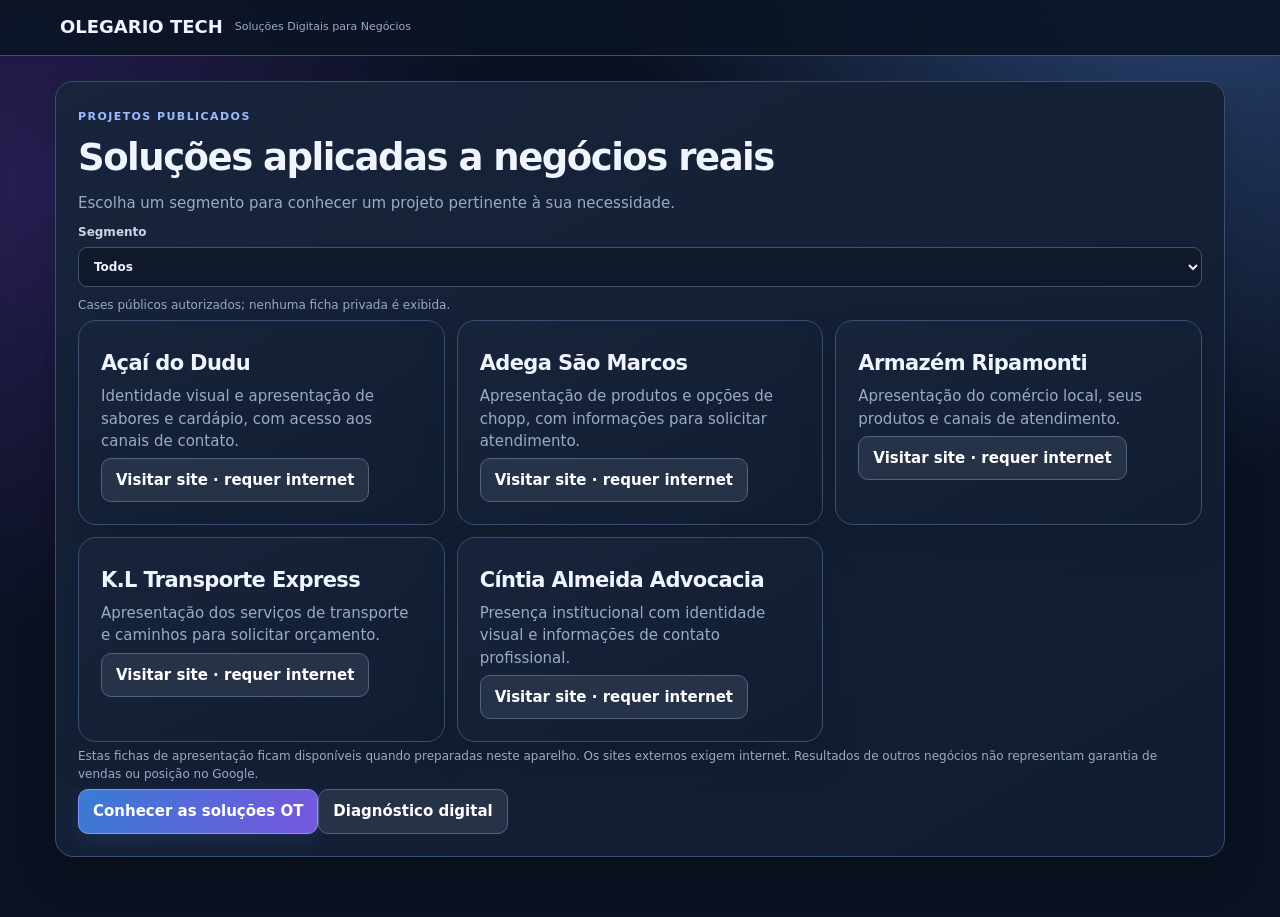
<file: cases.html>
<!doctype html><html lang="pt-BR"><head><meta charset="utf-8"><meta name="viewport" content="width=device-width,initial-scale=1"><meta name="robots" content="noindex,nofollow"><title>Cases públicos | Olegario Tech</title><link rel="stylesheet" href="style.css"></head><body><header><div class="brand"><strong>OLEGARIO TECH</strong><small>Soluções Digitais para Negócios</small></div></header><main><section class="card"><span class="eyebrow">PROJETOS PUBLICADOS</span><h1>Soluções aplicadas a negócios reais</h1><p>Escolha um segmento para conhecer um projeto pertinente à sua necessidade.</p><label>Segmento<select id="caseSegment"><option value="todos">Todos</option><option value="alimentacao">Alimentação</option><option value="comercio">Comércio</option><option value="servicos">Serviços</option></select></label><p id="caseNetwork" role="status" class="muted"></p><div id="caseCards" class="company-grid"></div><p class="muted">Estas fichas de apresentação ficam disponíveis quando preparadas neste aparelho. Os sites externos exigem internet. Resultados de outros negócios não representam garantia de vendas ou posição no Google.</p><a class="btn primary" href="apresentacao-ot.html">Conhecer as soluções OT</a><a class="btn secondary" href="https://olegariotech.com.br/diagnostico-digital" target="_blank" rel="noopener">Diagnóstico digital</a></section></main><script src="cases.js"></script></body></html>
</file>
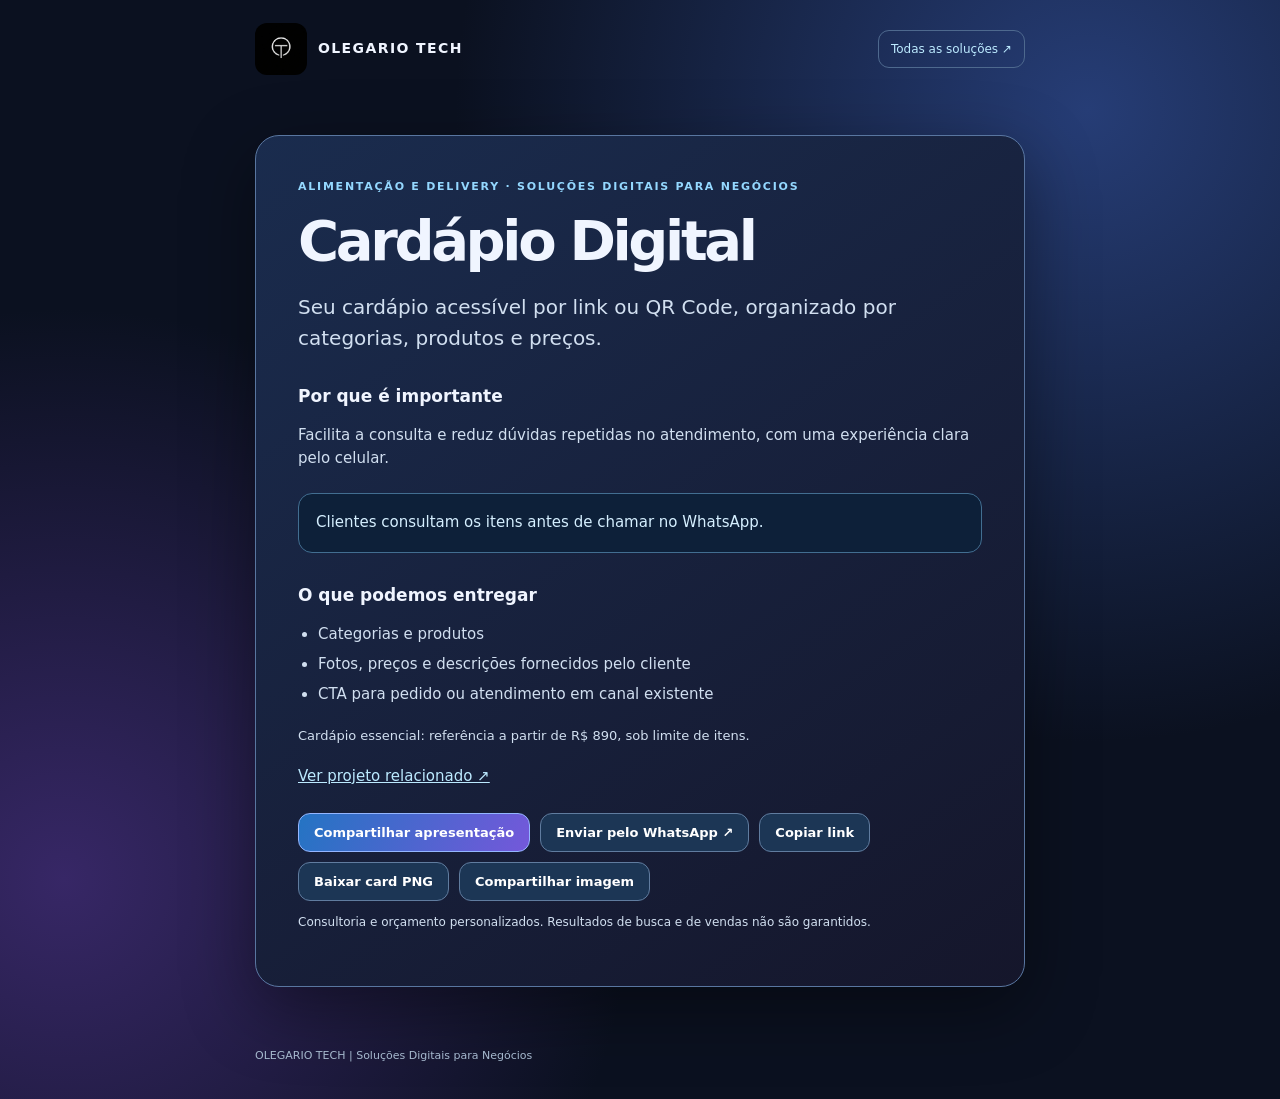
<file: solucoes/cardapio.html>
<!doctype html>
<html lang="pt-BR"><head><meta charset="utf-8"><meta name="viewport" content="width=device-width,initial-scale=1"><meta name="theme-color" content="#0b1120"><meta name="robots" content="noindex,follow">
<title>Cardápio Digital | OLEGARIO TECH</title><meta name="description" content="Seu cardápio acessível por link ou QR Code, organizado por categorias, produtos e preços.">
<meta property="og:type" content="website"><meta property="og:site_name" content="OLEGARIO TECH"><meta property="og:title" content="Cardápio Digital | OLEGARIO TECH"><meta property="og:description" content="Seu cardápio acessível por link ou QR Code, organizado por categorias, produtos e preços."><meta property="og:url" content="https://olegariotech-site.github.io/ot-comercial/solucoes/cardapio.html">
<meta name="twitter:card" content="summary"><meta name="twitter:title" content="Cardápio Digital | OLEGARIO TECH"><meta name="twitter:description" content="Seu cardápio acessível por link ou QR Code, organizado por categorias, produtos e preços.">
<link rel="canonical" href="https://olegariotech-site.github.io/ot-comercial/solucoes/cardapio.html"><link rel="stylesheet" href="../apresentacao-servico.css"></head>
<body><div class="wrap"><nav><div class="logo-group"><img id="brandSymbol" alt="Símbolo oficial da Olegario Tech"><strong>OLEGARIO TECH</strong></div><a href="../apresentacao-ot.html">Todas as soluções ↗</a></nav>
<main><section class="panel"><div class="eyebrow">Alimentação e delivery · Soluções digitais para negócios</div><h1>Cardápio Digital</h1><p class="lead">Seu cardápio acessível por link ou QR Code, organizado por categorias, produtos e preços.</p>
<h2>Por que é importante</h2><p>Facilita a consulta e reduz dúvidas repetidas no atendimento, com uma experiência clara pelo celular.</p><div class="benefit">Clientes consultam os itens antes de chamar no WhatsApp.</div><h2>O que podemos entregar</h2><ul><li>Categorias e produtos</li><li>Fotos, preços e descrições fornecidos pelo cliente</li><li>CTA para pedido ou atendimento em canal existente</li></ul><p class="price">Cardápio essencial: referência a partir de R$ 890, sob limite de itens.</p>
<p><a href="https://acaidodudu.com.br/cardapio" target="_blank" rel="noopener">Ver projeto relacionado ↗</a></p><div class="actions"><button class="btn primary" id="share" type="button">Compartilhar apresentação</button><a class="btn" id="whats" target="_blank" rel="noopener">Enviar pelo WhatsApp ↗</a><button class="btn" id="copy" type="button">Copiar link</button><button class="btn" id="png" type="button">Baixar card PNG</button><button class="btn" id="shareImg" type="button">Compartilhar imagem</button></div>
<p class="note" id="status" role="status" aria-live="polite">Consultoria e orçamento personalizados. Resultados de busca e de vendas não são garantidos.</p></section></main><footer>OLEGARIO TECH | Soluções Digitais para Negócios</footer></div>
<script src="../ot-logo.js"></script><script src="../card-export.js"></script><script>
'use strict';
document.getElementById('brandSymbol').src=window.OTBrandLogo||'';
const cardData={"id":"cardapio","title":"Cardápio Digital","tag":"Alimentação e delivery","intro":"Seu cardápio acessível por link ou QR Code, organizado por categorias, produtos e preços.","benefit":"Clientes consultam os itens antes de chamar no WhatsApp."};
const info={title:"OLEGARIO TECH | Cardápio Digital",text:"Seu cardápio acessível por link ou QR Code, organizado por categorias, produtos e preços.",url:"https://olegariotech-site.github.io/ot-comercial/solucoes/cardapio.html"};
document.getElementById('whats').href='https://wa.me/?text='+encodeURIComponent(info.title+'\n'+info.text+'\n'+info.url);
async function copy(){try{await navigator.clipboard.writeText(info.url);document.getElementById('status').textContent='Link copiado!';}catch{window.prompt('Copie o endereço:',info.url);}}
document.getElementById('copy').addEventListener('click',copy);
document.getElementById('png').addEventListener('click',async()=>{try{await OTCardExport.save(cardData);document.getElementById('status').textContent='Card gerado para download.'}catch(e){document.getElementById('status').textContent='Falha ao gerar imagem: '+e.message}});
// Preparar a imagem antes do clique para preservar o gesto no Web Share (Android/iOS).
const imageShareButton=document.getElementById('shareImg');imageShareButton.disabled=true;imageShareButton.textContent='Preparando imagem...';
let readyCard=null;
OTCardExport.create(cardData).then(file=>{readyCard=file;imageShareButton.disabled=false;imageShareButton.textContent='Compartilhar imagem'}).catch(e=>{imageShareButton.textContent='Imagem indisponível';document.getElementById('status').textContent='Falha ao preparar a imagem: '+e.message});
imageShareButton.addEventListener('click',()=>{
 if(!readyCard)return;
 OTCardExport.shareReady(readyCard,cardData).then(result=>{if(result==='downloaded')document.getElementById('status').textContent='Compartilhamento indisponível: imagem baixada.'}).catch(e=>{document.getElementById('status').textContent='Falha ao compartilhar: '+e.message});
});
document.getElementById('share').addEventListener('click',async()=>{if(navigator.share){try{await navigator.share(info);return}catch(e){if(e.name==='AbortError')return}}await copy()});
</script></body></html>
</file>
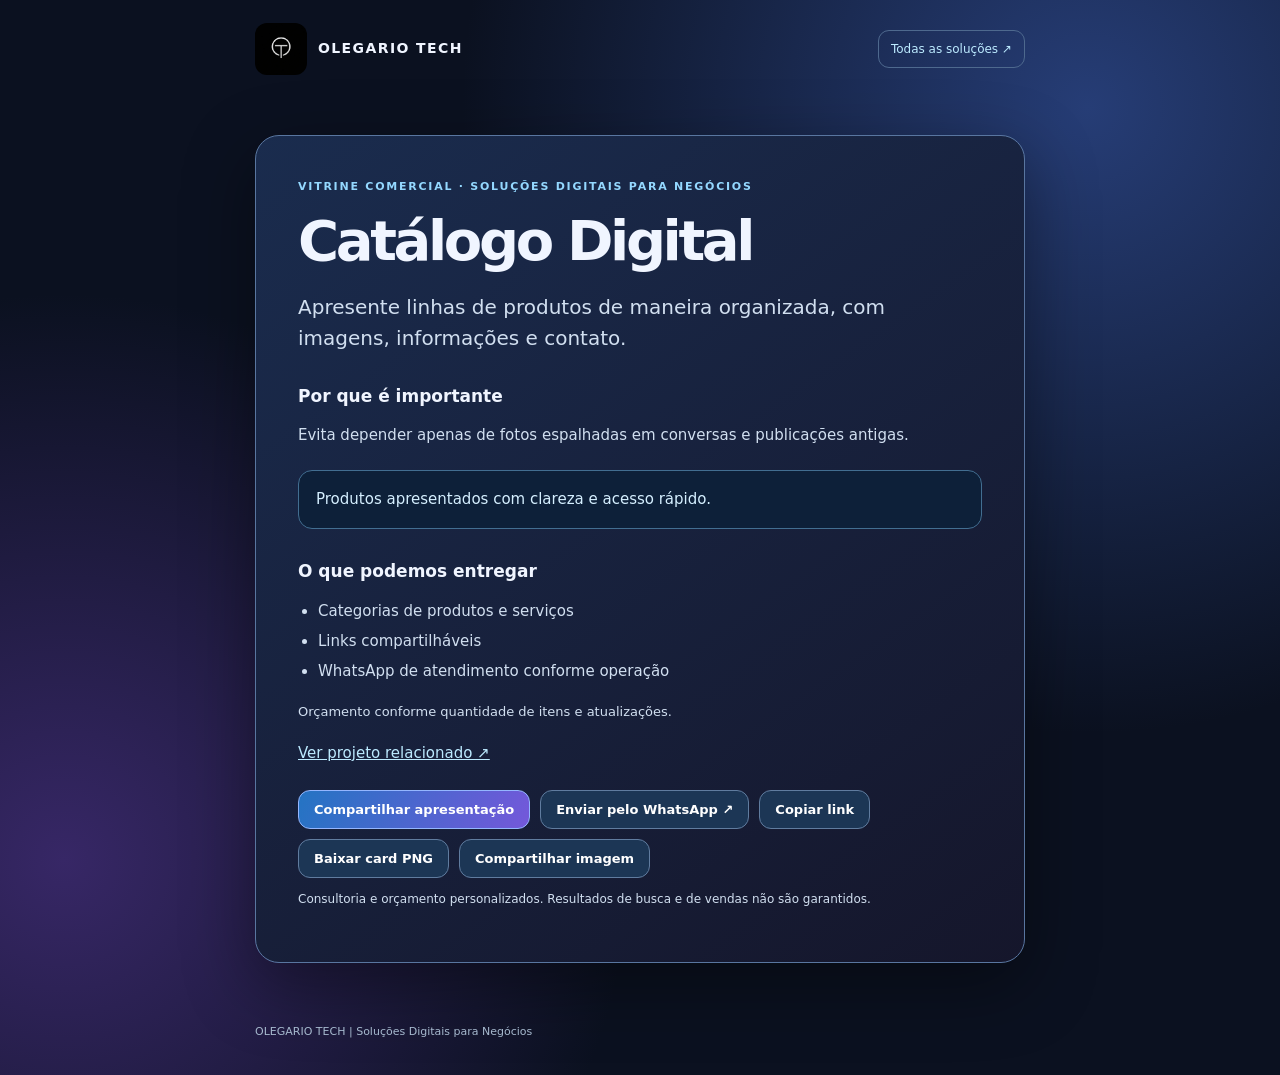
<file: solucoes/catalogo.html>
<!doctype html>
<html lang="pt-BR"><head><meta charset="utf-8"><meta name="viewport" content="width=device-width,initial-scale=1"><meta name="theme-color" content="#0b1120"><meta name="robots" content="noindex,follow">
<title>Catálogo Digital | OLEGARIO TECH</title><meta name="description" content="Apresente linhas de produtos de maneira organizada, com imagens, informações e contato.">
<meta property="og:type" content="website"><meta property="og:site_name" content="OLEGARIO TECH"><meta property="og:title" content="Catálogo Digital | OLEGARIO TECH"><meta property="og:description" content="Apresente linhas de produtos de maneira organizada, com imagens, informações e contato."><meta property="og:url" content="https://olegariotech-site.github.io/ot-comercial/solucoes/catalogo.html">
<meta name="twitter:card" content="summary"><meta name="twitter:title" content="Catálogo Digital | OLEGARIO TECH"><meta name="twitter:description" content="Apresente linhas de produtos de maneira organizada, com imagens, informações e contato.">
<link rel="canonical" href="https://olegariotech-site.github.io/ot-comercial/solucoes/catalogo.html"><link rel="stylesheet" href="../apresentacao-servico.css"></head>
<body><div class="wrap"><nav><div class="logo-group"><img id="brandSymbol" alt="Símbolo oficial da Olegario Tech"><strong>OLEGARIO TECH</strong></div><a href="../apresentacao-ot.html">Todas as soluções ↗</a></nav>
<main><section class="panel"><div class="eyebrow">Vitrine comercial · Soluções digitais para negócios</div><h1>Catálogo Digital</h1><p class="lead">Apresente linhas de produtos de maneira organizada, com imagens, informações e contato.</p>
<h2>Por que é importante</h2><p>Evita depender apenas de fotos espalhadas em conversas e publicações antigas.</p><div class="benefit">Produtos apresentados com clareza e acesso rápido.</div><h2>O que podemos entregar</h2><ul><li>Categorias de produtos e serviços</li><li>Links compartilháveis</li><li>WhatsApp de atendimento conforme operação</li></ul><p class="price">Orçamento conforme quantidade de itens e atualizações.</p>
<p><a href="https://armazemripamonti.com.br/" target="_blank" rel="noopener">Ver projeto relacionado ↗</a></p><div class="actions"><button class="btn primary" id="share" type="button">Compartilhar apresentação</button><a class="btn" id="whats" target="_blank" rel="noopener">Enviar pelo WhatsApp ↗</a><button class="btn" id="copy" type="button">Copiar link</button><button class="btn" id="png" type="button">Baixar card PNG</button><button class="btn" id="shareImg" type="button">Compartilhar imagem</button></div>
<p class="note" id="status" role="status" aria-live="polite">Consultoria e orçamento personalizados. Resultados de busca e de vendas não são garantidos.</p></section></main><footer>OLEGARIO TECH | Soluções Digitais para Negócios</footer></div>
<script src="../ot-logo.js"></script><script src="../card-export.js"></script><script>
'use strict';
document.getElementById('brandSymbol').src=window.OTBrandLogo||'';
const cardData={"id":"catalogo","title":"Catálogo Digital","tag":"Vitrine comercial","intro":"Apresente linhas de produtos de maneira organizada, com imagens, informações e contato.","benefit":"Produtos apresentados com clareza e acesso rápido."};
const info={title:"OLEGARIO TECH | Catálogo Digital",text:"Apresente linhas de produtos de maneira organizada, com imagens, informações e contato.",url:"https://olegariotech-site.github.io/ot-comercial/solucoes/catalogo.html"};
document.getElementById('whats').href='https://wa.me/?text='+encodeURIComponent(info.title+'\n'+info.text+'\n'+info.url);
async function copy(){try{await navigator.clipboard.writeText(info.url);document.getElementById('status').textContent='Link copiado!';}catch{window.prompt('Copie o endereço:',info.url);}}
document.getElementById('copy').addEventListener('click',copy);
document.getElementById('png').addEventListener('click',async()=>{try{await OTCardExport.save(cardData);document.getElementById('status').textContent='Card gerado para download.'}catch(e){document.getElementById('status').textContent='Falha ao gerar imagem: '+e.message}});
// Preparar a imagem antes do clique para preservar o gesto no Web Share (Android/iOS).
const imageShareButton=document.getElementById('shareImg');imageShareButton.disabled=true;imageShareButton.textContent='Preparando imagem...';
let readyCard=null;
OTCardExport.create(cardData).then(file=>{readyCard=file;imageShareButton.disabled=false;imageShareButton.textContent='Compartilhar imagem'}).catch(e=>{imageShareButton.textContent='Imagem indisponível';document.getElementById('status').textContent='Falha ao preparar a imagem: '+e.message});
imageShareButton.addEventListener('click',()=>{
 if(!readyCard)return;
 OTCardExport.shareReady(readyCard,cardData).then(result=>{if(result==='downloaded')document.getElementById('status').textContent='Compartilhamento indisponível: imagem baixada.'}).catch(e=>{document.getElementById('status').textContent='Falha ao compartilhar: '+e.message});
});
document.getElementById('share').addEventListener('click',async()=>{if(navigator.share){try{await navigator.share(info);return}catch(e){if(e.name==='AbortError')return}}await copy()});
</script></body></html>
</file>
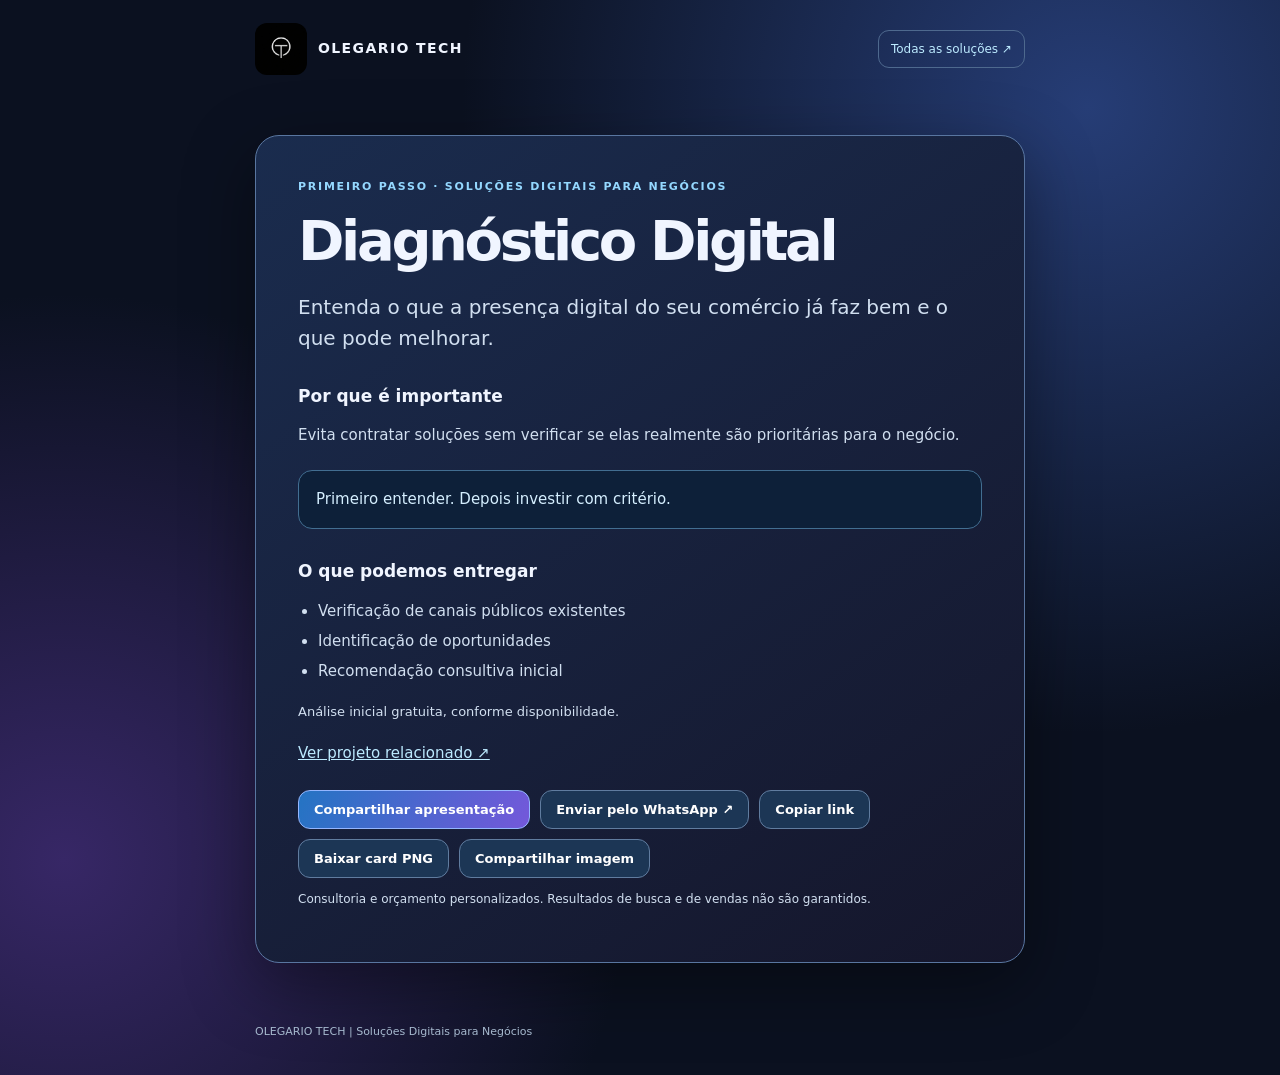
<file: solucoes/diagnostico.html>
<!doctype html>
<html lang="pt-BR"><head><meta charset="utf-8"><meta name="viewport" content="width=device-width,initial-scale=1"><meta name="theme-color" content="#0b1120"><meta name="robots" content="noindex,follow">
<title>Diagnóstico Digital | OLEGARIO TECH</title><meta name="description" content="Entenda o que a presença digital do seu comércio já faz bem e o que pode melhorar.">
<meta property="og:type" content="website"><meta property="og:site_name" content="OLEGARIO TECH"><meta property="og:title" content="Diagnóstico Digital | OLEGARIO TECH"><meta property="og:description" content="Entenda o que a presença digital do seu comércio já faz bem e o que pode melhorar."><meta property="og:url" content="https://olegariotech-site.github.io/ot-comercial/solucoes/diagnostico.html">
<meta name="twitter:card" content="summary"><meta name="twitter:title" content="Diagnóstico Digital | OLEGARIO TECH"><meta name="twitter:description" content="Entenda o que a presença digital do seu comércio já faz bem e o que pode melhorar.">
<link rel="canonical" href="https://olegariotech-site.github.io/ot-comercial/solucoes/diagnostico.html"><link rel="stylesheet" href="../apresentacao-servico.css"></head>
<body><div class="wrap"><nav><div class="logo-group"><img id="brandSymbol" alt="Símbolo oficial da Olegario Tech"><strong>OLEGARIO TECH</strong></div><a href="../apresentacao-ot.html">Todas as soluções ↗</a></nav>
<main><section class="panel"><div class="eyebrow">Primeiro passo · Soluções digitais para negócios</div><h1>Diagnóstico Digital</h1><p class="lead">Entenda o que a presença digital do seu comércio já faz bem e o que pode melhorar.</p>
<h2>Por que é importante</h2><p>Evita contratar soluções sem verificar se elas realmente são prioritárias para o negócio.</p><div class="benefit">Primeiro entender. Depois investir com critério.</div><h2>O que podemos entregar</h2><ul><li>Verificação de canais públicos existentes</li><li>Identificação de oportunidades</li><li>Recomendação consultiva inicial</li></ul><p class="price">Análise inicial gratuita, conforme disponibilidade.</p>
<p><a href="https://olegariotech.com.br/diagnostico-digital" target="_blank" rel="noopener">Ver projeto relacionado ↗</a></p><div class="actions"><button class="btn primary" id="share" type="button">Compartilhar apresentação</button><a class="btn" id="whats" target="_blank" rel="noopener">Enviar pelo WhatsApp ↗</a><button class="btn" id="copy" type="button">Copiar link</button><button class="btn" id="png" type="button">Baixar card PNG</button><button class="btn" id="shareImg" type="button">Compartilhar imagem</button></div>
<p class="note" id="status" role="status" aria-live="polite">Consultoria e orçamento personalizados. Resultados de busca e de vendas não são garantidos.</p></section></main><footer>OLEGARIO TECH | Soluções Digitais para Negócios</footer></div>
<script src="../ot-logo.js"></script><script src="../card-export.js"></script><script>
'use strict';
document.getElementById('brandSymbol').src=window.OTBrandLogo||'';
const cardData={"id":"diagnostico","title":"Diagnóstico Digital","tag":"Primeiro passo","intro":"Entenda o que a presença digital do seu comércio já faz bem e o que pode melhorar.","benefit":"Primeiro entender. Depois investir com critério."};
const info={title:"OLEGARIO TECH | Diagnóstico Digital",text:"Entenda o que a presença digital do seu comércio já faz bem e o que pode melhorar.",url:"https://olegariotech-site.github.io/ot-comercial/solucoes/diagnostico.html"};
document.getElementById('whats').href='https://wa.me/?text='+encodeURIComponent(info.title+'\n'+info.text+'\n'+info.url);
async function copy(){try{await navigator.clipboard.writeText(info.url);document.getElementById('status').textContent='Link copiado!';}catch{window.prompt('Copie o endereço:',info.url);}}
document.getElementById('copy').addEventListener('click',copy);
document.getElementById('png').addEventListener('click',async()=>{try{await OTCardExport.save(cardData);document.getElementById('status').textContent='Card gerado para download.'}catch(e){document.getElementById('status').textContent='Falha ao gerar imagem: '+e.message}});
// Preparar a imagem antes do clique para preservar o gesto no Web Share (Android/iOS).
const imageShareButton=document.getElementById('shareImg');imageShareButton.disabled=true;imageShareButton.textContent='Preparando imagem...';
let readyCard=null;
OTCardExport.create(cardData).then(file=>{readyCard=file;imageShareButton.disabled=false;imageShareButton.textContent='Compartilhar imagem'}).catch(e=>{imageShareButton.textContent='Imagem indisponível';document.getElementById('status').textContent='Falha ao preparar a imagem: '+e.message});
imageShareButton.addEventListener('click',()=>{
 if(!readyCard)return;
 OTCardExport.shareReady(readyCard,cardData).then(result=>{if(result==='downloaded')document.getElementById('status').textContent='Compartilhamento indisponível: imagem baixada.'}).catch(e=>{document.getElementById('status').textContent='Falha ao compartilhar: '+e.message});
});
document.getElementById('share').addEventListener('click',async()=>{if(navigator.share){try{await navigator.share(info);return}catch(e){if(e.name==='AbortError')return}}await copy()});
</script></body></html>
</file>
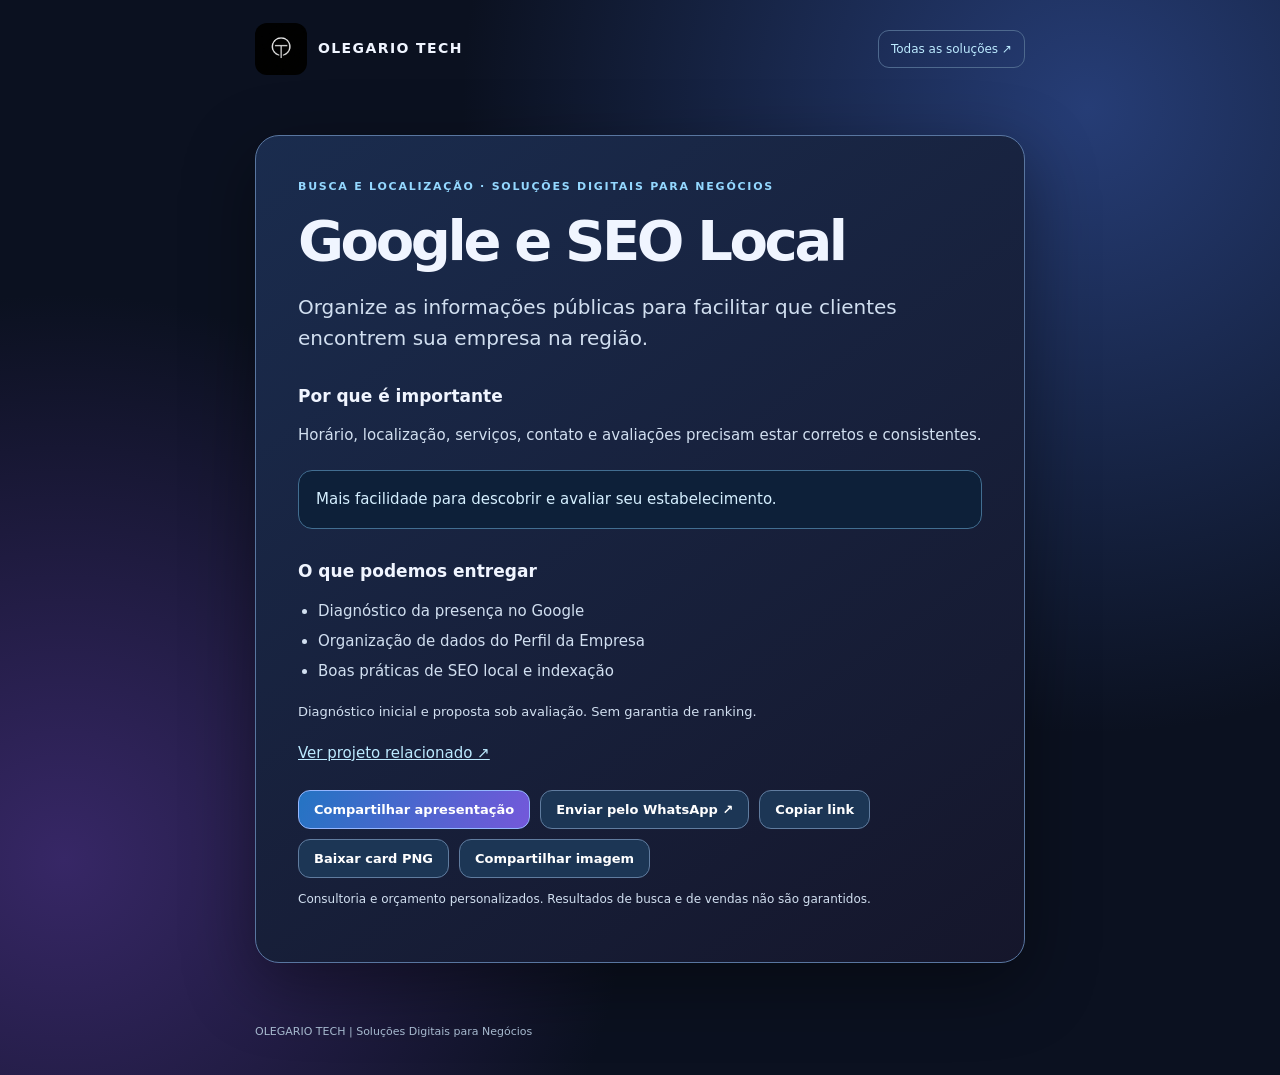
<file: solucoes/google.html>
<!doctype html>
<html lang="pt-BR"><head><meta charset="utf-8"><meta name="viewport" content="width=device-width,initial-scale=1"><meta name="theme-color" content="#0b1120"><meta name="robots" content="noindex,follow">
<title>Google e SEO Local | OLEGARIO TECH</title><meta name="description" content="Organize as informações públicas para facilitar que clientes encontrem sua empresa na região.">
<meta property="og:type" content="website"><meta property="og:site_name" content="OLEGARIO TECH"><meta property="og:title" content="Google e SEO Local | OLEGARIO TECH"><meta property="og:description" content="Organize as informações públicas para facilitar que clientes encontrem sua empresa na região."><meta property="og:url" content="https://olegariotech-site.github.io/ot-comercial/solucoes/google.html">
<meta name="twitter:card" content="summary"><meta name="twitter:title" content="Google e SEO Local | OLEGARIO TECH"><meta name="twitter:description" content="Organize as informações públicas para facilitar que clientes encontrem sua empresa na região.">
<link rel="canonical" href="https://olegariotech-site.github.io/ot-comercial/solucoes/google.html"><link rel="stylesheet" href="../apresentacao-servico.css"></head>
<body><div class="wrap"><nav><div class="logo-group"><img id="brandSymbol" alt="Símbolo oficial da Olegario Tech"><strong>OLEGARIO TECH</strong></div><a href="../apresentacao-ot.html">Todas as soluções ↗</a></nav>
<main><section class="panel"><div class="eyebrow">Busca e localização · Soluções digitais para negócios</div><h1>Google e SEO Local</h1><p class="lead">Organize as informações públicas para facilitar que clientes encontrem sua empresa na região.</p>
<h2>Por que é importante</h2><p>Horário, localização, serviços, contato e avaliações precisam estar corretos e consistentes.</p><div class="benefit">Mais facilidade para descobrir e avaliar seu estabelecimento.</div><h2>O que podemos entregar</h2><ul><li>Diagnóstico da presença no Google</li><li>Organização de dados do Perfil da Empresa</li><li>Boas práticas de SEO local e indexação</li></ul><p class="price">Diagnóstico inicial e proposta sob avaliação. Sem garantia de ranking.</p>
<p><a href="https://kltransporteexpress.com.br/" target="_blank" rel="noopener">Ver projeto relacionado ↗</a></p><div class="actions"><button class="btn primary" id="share" type="button">Compartilhar apresentação</button><a class="btn" id="whats" target="_blank" rel="noopener">Enviar pelo WhatsApp ↗</a><button class="btn" id="copy" type="button">Copiar link</button><button class="btn" id="png" type="button">Baixar card PNG</button><button class="btn" id="shareImg" type="button">Compartilhar imagem</button></div>
<p class="note" id="status" role="status" aria-live="polite">Consultoria e orçamento personalizados. Resultados de busca e de vendas não são garantidos.</p></section></main><footer>OLEGARIO TECH | Soluções Digitais para Negócios</footer></div>
<script src="../ot-logo.js"></script><script src="../card-export.js"></script><script>
'use strict';
document.getElementById('brandSymbol').src=window.OTBrandLogo||'';
const cardData={"id":"google","title":"Google e SEO Local","tag":"Busca e localização","intro":"Organize as informações públicas para facilitar que clientes encontrem sua empresa na região.","benefit":"Mais facilidade para descobrir e avaliar seu estabelecimento."};
const info={title:"OLEGARIO TECH | Google e SEO Local",text:"Organize as informações públicas para facilitar que clientes encontrem sua empresa na região.",url:"https://olegariotech-site.github.io/ot-comercial/solucoes/google.html"};
document.getElementById('whats').href='https://wa.me/?text='+encodeURIComponent(info.title+'\n'+info.text+'\n'+info.url);
async function copy(){try{await navigator.clipboard.writeText(info.url);document.getElementById('status').textContent='Link copiado!';}catch{window.prompt('Copie o endereço:',info.url);}}
document.getElementById('copy').addEventListener('click',copy);
document.getElementById('png').addEventListener('click',async()=>{try{await OTCardExport.save(cardData);document.getElementById('status').textContent='Card gerado para download.'}catch(e){document.getElementById('status').textContent='Falha ao gerar imagem: '+e.message}});
// Preparar a imagem antes do clique para preservar o gesto no Web Share (Android/iOS).
const imageShareButton=document.getElementById('shareImg');imageShareButton.disabled=true;imageShareButton.textContent='Preparando imagem...';
let readyCard=null;
OTCardExport.create(cardData).then(file=>{readyCard=file;imageShareButton.disabled=false;imageShareButton.textContent='Compartilhar imagem'}).catch(e=>{imageShareButton.textContent='Imagem indisponível';document.getElementById('status').textContent='Falha ao preparar a imagem: '+e.message});
imageShareButton.addEventListener('click',()=>{
 if(!readyCard)return;
 OTCardExport.shareReady(readyCard,cardData).then(result=>{if(result==='downloaded')document.getElementById('status').textContent='Compartilhamento indisponível: imagem baixada.'}).catch(e=>{document.getElementById('status').textContent='Falha ao compartilhar: '+e.message});
});
document.getElementById('share').addEventListener('click',async()=>{if(navigator.share){try{await navigator.share(info);return}catch(e){if(e.name==='AbortError')return}}await copy()});
</script></body></html>
</file>
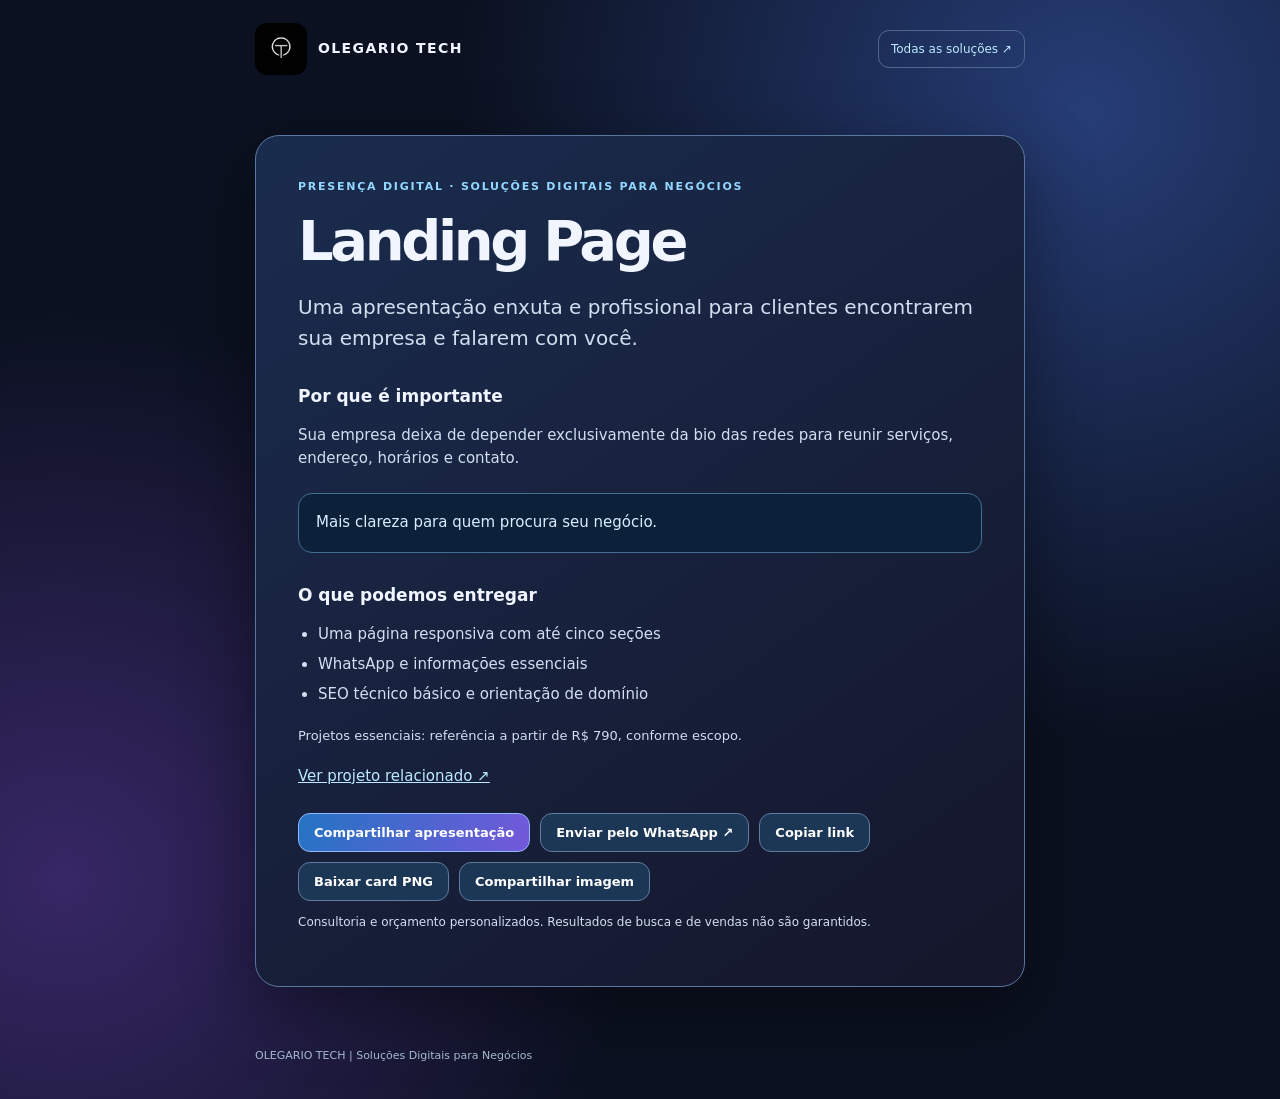
<file: solucoes/landing.html>
<!doctype html>
<html lang="pt-BR"><head><meta charset="utf-8"><meta name="viewport" content="width=device-width,initial-scale=1"><meta name="theme-color" content="#0b1120"><meta name="robots" content="noindex,follow">
<title>Landing Page | OLEGARIO TECH</title><meta name="description" content="Uma apresentação enxuta e profissional para clientes encontrarem sua empresa e falarem com você.">
<meta property="og:type" content="website"><meta property="og:site_name" content="OLEGARIO TECH"><meta property="og:title" content="Landing Page | OLEGARIO TECH"><meta property="og:description" content="Uma apresentação enxuta e profissional para clientes encontrarem sua empresa e falarem com você."><meta property="og:url" content="https://olegariotech-site.github.io/ot-comercial/solucoes/landing.html">
<meta name="twitter:card" content="summary"><meta name="twitter:title" content="Landing Page | OLEGARIO TECH"><meta name="twitter:description" content="Uma apresentação enxuta e profissional para clientes encontrarem sua empresa e falarem com você.">
<link rel="canonical" href="https://olegariotech-site.github.io/ot-comercial/solucoes/landing.html"><link rel="stylesheet" href="../apresentacao-servico.css"></head>
<body><div class="wrap"><nav><div class="logo-group"><img id="brandSymbol" alt="Símbolo oficial da Olegario Tech"><strong>OLEGARIO TECH</strong></div><a href="../apresentacao-ot.html">Todas as soluções ↗</a></nav>
<main><section class="panel"><div class="eyebrow">Presença digital · Soluções digitais para negócios</div><h1>Landing Page</h1><p class="lead">Uma apresentação enxuta e profissional para clientes encontrarem sua empresa e falarem com você.</p>
<h2>Por que é importante</h2><p>Sua empresa deixa de depender exclusivamente da bio das redes para reunir serviços, endereço, horários e contato.</p><div class="benefit">Mais clareza para quem procura seu negócio.</div><h2>O que podemos entregar</h2><ul><li>Uma página responsiva com até cinco seções</li><li>WhatsApp e informações essenciais</li><li>SEO técnico básico e orientação de domínio</li></ul><p class="price">Projetos essenciais: referência a partir de R$ 790, conforme escopo.</p>
<p><a href="https://armazemripamonti.com.br/" target="_blank" rel="noopener">Ver projeto relacionado ↗</a></p><div class="actions"><button class="btn primary" id="share" type="button">Compartilhar apresentação</button><a class="btn" id="whats" target="_blank" rel="noopener">Enviar pelo WhatsApp ↗</a><button class="btn" id="copy" type="button">Copiar link</button><button class="btn" id="png" type="button">Baixar card PNG</button><button class="btn" id="shareImg" type="button">Compartilhar imagem</button></div>
<p class="note" id="status" role="status" aria-live="polite">Consultoria e orçamento personalizados. Resultados de busca e de vendas não são garantidos.</p></section></main><footer>OLEGARIO TECH | Soluções Digitais para Negócios</footer></div>
<script src="../ot-logo.js"></script><script src="../card-export.js"></script><script>
'use strict';
document.getElementById('brandSymbol').src=window.OTBrandLogo||'';
const cardData={"id":"landing","title":"Landing Page","tag":"Presença digital","intro":"Uma apresentação enxuta e profissional para clientes encontrarem sua empresa e falarem com você.","benefit":"Mais clareza para quem procura seu negócio."};
const info={title:"OLEGARIO TECH | Landing Page",text:"Uma apresentação enxuta e profissional para clientes encontrarem sua empresa e falarem com você.",url:"https://olegariotech-site.github.io/ot-comercial/solucoes/landing.html"};
document.getElementById('whats').href='https://wa.me/?text='+encodeURIComponent(info.title+'\n'+info.text+'\n'+info.url);
async function copy(){try{await navigator.clipboard.writeText(info.url);document.getElementById('status').textContent='Link copiado!';}catch{window.prompt('Copie o endereço:',info.url);}}
document.getElementById('copy').addEventListener('click',copy);
document.getElementById('png').addEventListener('click',async()=>{try{await OTCardExport.save(cardData);document.getElementById('status').textContent='Card gerado para download.'}catch(e){document.getElementById('status').textContent='Falha ao gerar imagem: '+e.message}});
// Preparar a imagem antes do clique para preservar o gesto no Web Share (Android/iOS).
const imageShareButton=document.getElementById('shareImg');imageShareButton.disabled=true;imageShareButton.textContent='Preparando imagem...';
let readyCard=null;
OTCardExport.create(cardData).then(file=>{readyCard=file;imageShareButton.disabled=false;imageShareButton.textContent='Compartilhar imagem'}).catch(e=>{imageShareButton.textContent='Imagem indisponível';document.getElementById('status').textContent='Falha ao preparar a imagem: '+e.message});
imageShareButton.addEventListener('click',()=>{
 if(!readyCard)return;
 OTCardExport.shareReady(readyCard,cardData).then(result=>{if(result==='downloaded')document.getElementById('status').textContent='Compartilhamento indisponível: imagem baixada.'}).catch(e=>{document.getElementById('status').textContent='Falha ao compartilhar: '+e.message});
});
document.getElementById('share').addEventListener('click',async()=>{if(navigator.share){try{await navigator.share(info);return}catch(e){if(e.name==='AbortError')return}}await copy()});
</script></body></html>
</file>
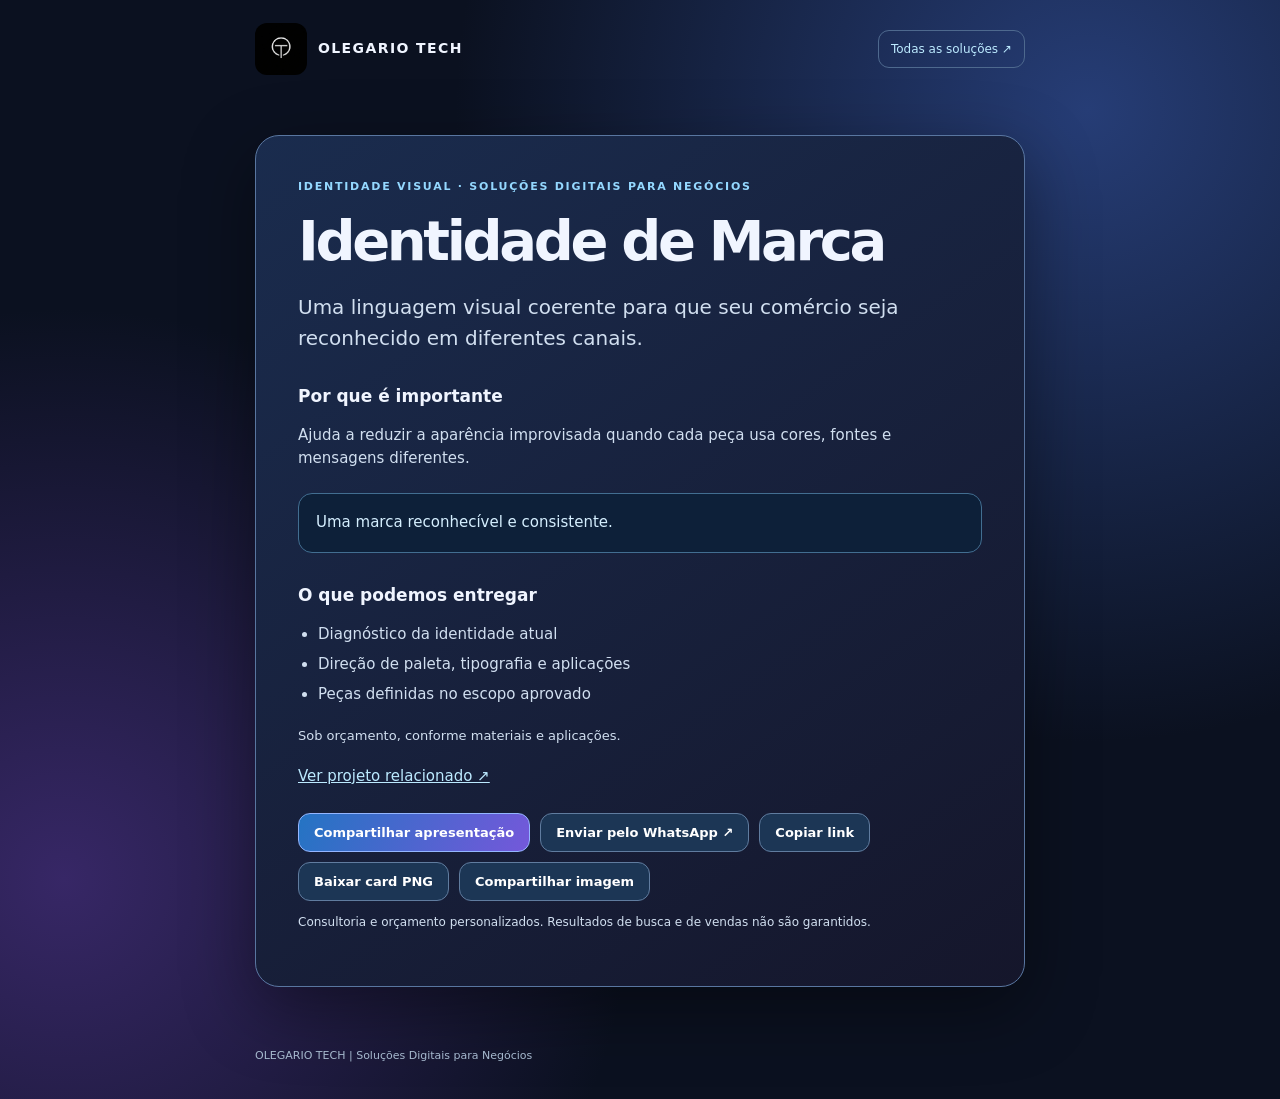
<file: solucoes/marca.html>
<!doctype html>
<html lang="pt-BR"><head><meta charset="utf-8"><meta name="viewport" content="width=device-width,initial-scale=1"><meta name="theme-color" content="#0b1120"><meta name="robots" content="noindex,follow">
<title>Identidade de Marca | OLEGARIO TECH</title><meta name="description" content="Uma linguagem visual coerente para que seu comércio seja reconhecido em diferentes canais.">
<meta property="og:type" content="website"><meta property="og:site_name" content="OLEGARIO TECH"><meta property="og:title" content="Identidade de Marca | OLEGARIO TECH"><meta property="og:description" content="Uma linguagem visual coerente para que seu comércio seja reconhecido em diferentes canais."><meta property="og:url" content="https://olegariotech-site.github.io/ot-comercial/solucoes/marca.html">
<meta name="twitter:card" content="summary"><meta name="twitter:title" content="Identidade de Marca | OLEGARIO TECH"><meta name="twitter:description" content="Uma linguagem visual coerente para que seu comércio seja reconhecido em diferentes canais.">
<link rel="canonical" href="https://olegariotech-site.github.io/ot-comercial/solucoes/marca.html"><link rel="stylesheet" href="../apresentacao-servico.css"></head>
<body><div class="wrap"><nav><div class="logo-group"><img id="brandSymbol" alt="Símbolo oficial da Olegario Tech"><strong>OLEGARIO TECH</strong></div><a href="../apresentacao-ot.html">Todas as soluções ↗</a></nav>
<main><section class="panel"><div class="eyebrow">Identidade visual · Soluções digitais para negócios</div><h1>Identidade de Marca</h1><p class="lead">Uma linguagem visual coerente para que seu comércio seja reconhecido em diferentes canais.</p>
<h2>Por que é importante</h2><p>Ajuda a reduzir a aparência improvisada quando cada peça usa cores, fontes e mensagens diferentes.</p><div class="benefit">Uma marca reconhecível e consistente.</div><h2>O que podemos entregar</h2><ul><li>Diagnóstico da identidade atual</li><li>Direção de paleta, tipografia e aplicações</li><li>Peças definidas no escopo aprovado</li></ul><p class="price">Sob orçamento, conforme materiais e aplicações.</p>
<p><a href="https://acaidodudu.com.br/" target="_blank" rel="noopener">Ver projeto relacionado ↗</a></p><div class="actions"><button class="btn primary" id="share" type="button">Compartilhar apresentação</button><a class="btn" id="whats" target="_blank" rel="noopener">Enviar pelo WhatsApp ↗</a><button class="btn" id="copy" type="button">Copiar link</button><button class="btn" id="png" type="button">Baixar card PNG</button><button class="btn" id="shareImg" type="button">Compartilhar imagem</button></div>
<p class="note" id="status" role="status" aria-live="polite">Consultoria e orçamento personalizados. Resultados de busca e de vendas não são garantidos.</p></section></main><footer>OLEGARIO TECH | Soluções Digitais para Negócios</footer></div>
<script src="../ot-logo.js"></script><script src="../card-export.js"></script><script>
'use strict';
document.getElementById('brandSymbol').src=window.OTBrandLogo||'';
const cardData={"id":"marca","title":"Identidade de Marca","tag":"Identidade visual","intro":"Uma linguagem visual coerente para que seu comércio seja reconhecido em diferentes canais.","benefit":"Uma marca reconhecível e consistente."};
const info={title:"OLEGARIO TECH | Identidade de Marca",text:"Uma linguagem visual coerente para que seu comércio seja reconhecido em diferentes canais.",url:"https://olegariotech-site.github.io/ot-comercial/solucoes/marca.html"};
document.getElementById('whats').href='https://wa.me/?text='+encodeURIComponent(info.title+'\n'+info.text+'\n'+info.url);
async function copy(){try{await navigator.clipboard.writeText(info.url);document.getElementById('status').textContent='Link copiado!';}catch{window.prompt('Copie o endereço:',info.url);}}
document.getElementById('copy').addEventListener('click',copy);
document.getElementById('png').addEventListener('click',async()=>{try{await OTCardExport.save(cardData);document.getElementById('status').textContent='Card gerado para download.'}catch(e){document.getElementById('status').textContent='Falha ao gerar imagem: '+e.message}});
// Preparar a imagem antes do clique para preservar o gesto no Web Share (Android/iOS).
const imageShareButton=document.getElementById('shareImg');imageShareButton.disabled=true;imageShareButton.textContent='Preparando imagem...';
let readyCard=null;
OTCardExport.create(cardData).then(file=>{readyCard=file;imageShareButton.disabled=false;imageShareButton.textContent='Compartilhar imagem'}).catch(e=>{imageShareButton.textContent='Imagem indisponível';document.getElementById('status').textContent='Falha ao preparar a imagem: '+e.message});
imageShareButton.addEventListener('click',()=>{
 if(!readyCard)return;
 OTCardExport.shareReady(readyCard,cardData).then(result=>{if(result==='downloaded')document.getElementById('status').textContent='Compartilhamento indisponível: imagem baixada.'}).catch(e=>{document.getElementById('status').textContent='Falha ao compartilhar: '+e.message});
});
document.getElementById('share').addEventListener('click',async()=>{if(navigator.share){try{await navigator.share(info);return}catch(e){if(e.name==='AbortError')return}}await copy()});
</script></body></html>
</file>
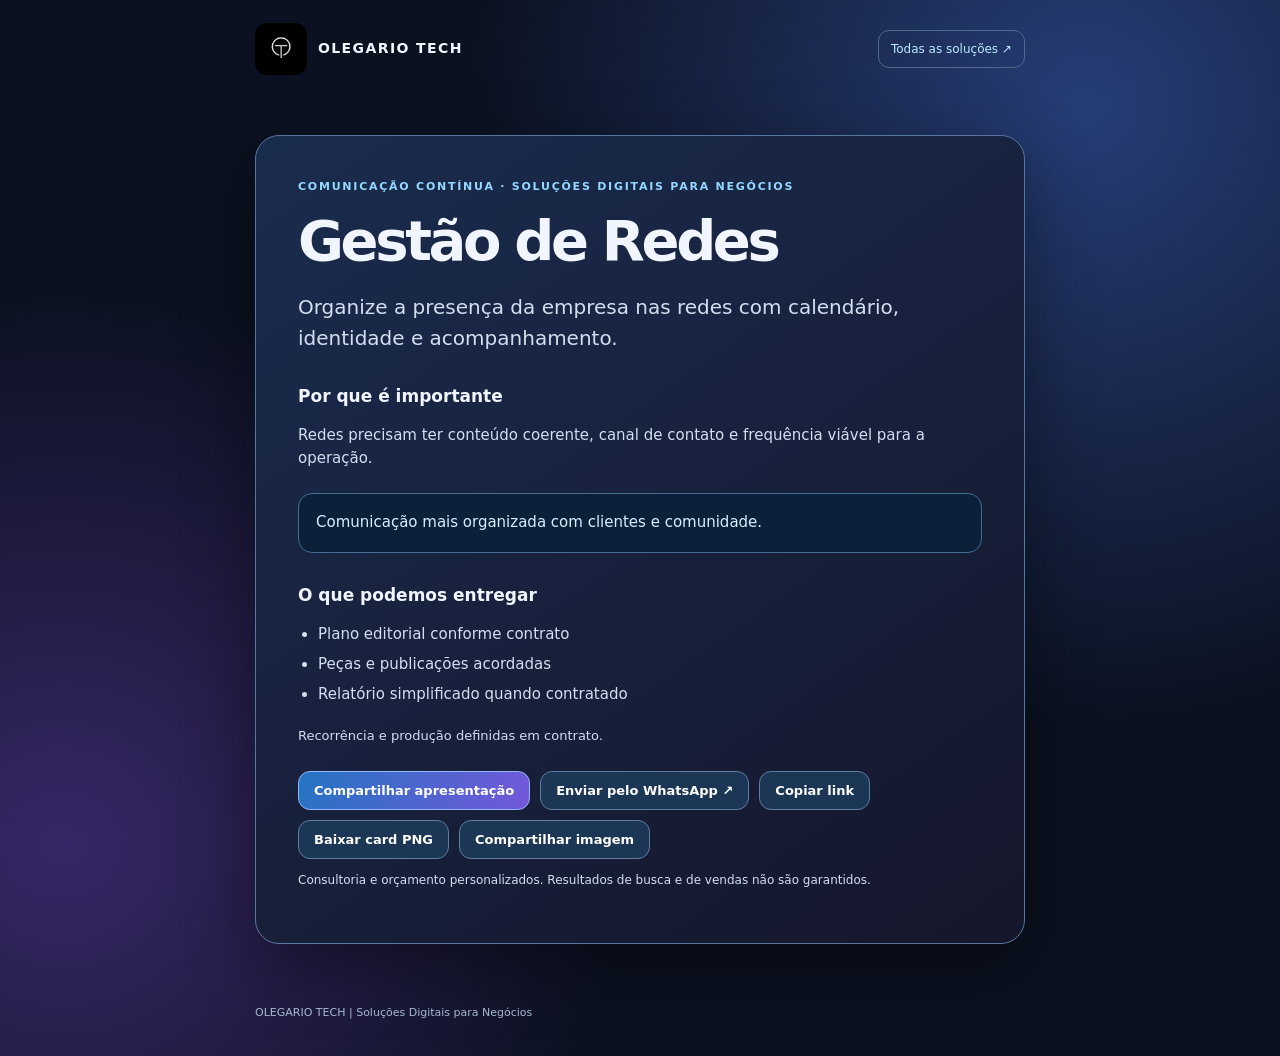
<file: solucoes/redes.html>
<!doctype html>
<html lang="pt-BR"><head><meta charset="utf-8"><meta name="viewport" content="width=device-width,initial-scale=1"><meta name="theme-color" content="#0b1120"><meta name="robots" content="noindex,follow">
<title>Gestão de Redes | OLEGARIO TECH</title><meta name="description" content="Organize a presença da empresa nas redes com calendário, identidade e acompanhamento.">
<meta property="og:type" content="website"><meta property="og:site_name" content="OLEGARIO TECH"><meta property="og:title" content="Gestão de Redes | OLEGARIO TECH"><meta property="og:description" content="Organize a presença da empresa nas redes com calendário, identidade e acompanhamento."><meta property="og:url" content="https://olegariotech-site.github.io/ot-comercial/solucoes/redes.html">
<meta name="twitter:card" content="summary"><meta name="twitter:title" content="Gestão de Redes | OLEGARIO TECH"><meta name="twitter:description" content="Organize a presença da empresa nas redes com calendário, identidade e acompanhamento.">
<link rel="canonical" href="https://olegariotech-site.github.io/ot-comercial/solucoes/redes.html"><link rel="stylesheet" href="../apresentacao-servico.css"></head>
<body><div class="wrap"><nav><div class="logo-group"><img id="brandSymbol" alt="Símbolo oficial da Olegario Tech"><strong>OLEGARIO TECH</strong></div><a href="../apresentacao-ot.html">Todas as soluções ↗</a></nav>
<main><section class="panel"><div class="eyebrow">Comunicação contínua · Soluções digitais para negócios</div><h1>Gestão de Redes</h1><p class="lead">Organize a presença da empresa nas redes com calendário, identidade e acompanhamento.</p>
<h2>Por que é importante</h2><p>Redes precisam ter conteúdo coerente, canal de contato e frequência viável para a operação.</p><div class="benefit">Comunicação mais organizada com clientes e comunidade.</div><h2>O que podemos entregar</h2><ul><li>Plano editorial conforme contrato</li><li>Peças e publicações acordadas</li><li>Relatório simplificado quando contratado</li></ul><p class="price">Recorrência e produção definidas em contrato.</p>
<div class="actions"><button class="btn primary" id="share" type="button">Compartilhar apresentação</button><a class="btn" id="whats" target="_blank" rel="noopener">Enviar pelo WhatsApp ↗</a><button class="btn" id="copy" type="button">Copiar link</button><button class="btn" id="png" type="button">Baixar card PNG</button><button class="btn" id="shareImg" type="button">Compartilhar imagem</button></div>
<p class="note" id="status" role="status" aria-live="polite">Consultoria e orçamento personalizados. Resultados de busca e de vendas não são garantidos.</p></section></main><footer>OLEGARIO TECH | Soluções Digitais para Negócios</footer></div>
<script src="../ot-logo.js"></script><script src="../card-export.js"></script><script>
'use strict';
document.getElementById('brandSymbol').src=window.OTBrandLogo||'';
const cardData={"id":"redes","title":"Gestão de Redes","tag":"Comunicação contínua","intro":"Organize a presença da empresa nas redes com calendário, identidade e acompanhamento.","benefit":"Comunicação mais organizada com clientes e comunidade."};
const info={title:"OLEGARIO TECH | Gestão de Redes",text:"Organize a presença da empresa nas redes com calendário, identidade e acompanhamento.",url:"https://olegariotech-site.github.io/ot-comercial/solucoes/redes.html"};
document.getElementById('whats').href='https://wa.me/?text='+encodeURIComponent(info.title+'\n'+info.text+'\n'+info.url);
async function copy(){try{await navigator.clipboard.writeText(info.url);document.getElementById('status').textContent='Link copiado!';}catch{window.prompt('Copie o endereço:',info.url);}}
document.getElementById('copy').addEventListener('click',copy);
document.getElementById('png').addEventListener('click',async()=>{try{await OTCardExport.save(cardData);document.getElementById('status').textContent='Card gerado para download.'}catch(e){document.getElementById('status').textContent='Falha ao gerar imagem: '+e.message}});
// Preparar a imagem antes do clique para preservar o gesto no Web Share (Android/iOS).
const imageShareButton=document.getElementById('shareImg');imageShareButton.disabled=true;imageShareButton.textContent='Preparando imagem...';
let readyCard=null;
OTCardExport.create(cardData).then(file=>{readyCard=file;imageShareButton.disabled=false;imageShareButton.textContent='Compartilhar imagem'}).catch(e=>{imageShareButton.textContent='Imagem indisponível';document.getElementById('status').textContent='Falha ao preparar a imagem: '+e.message});
imageShareButton.addEventListener('click',()=>{
 if(!readyCard)return;
 OTCardExport.shareReady(readyCard,cardData).then(result=>{if(result==='downloaded')document.getElementById('status').textContent='Compartilhamento indisponível: imagem baixada.'}).catch(e=>{document.getElementById('status').textContent='Falha ao compartilhar: '+e.message});
});
document.getElementById('share').addEventListener('click',async()=>{if(navigator.share){try{await navigator.share(info);return}catch(e){if(e.name==='AbortError')return}}await copy()});
</script></body></html>
</file>
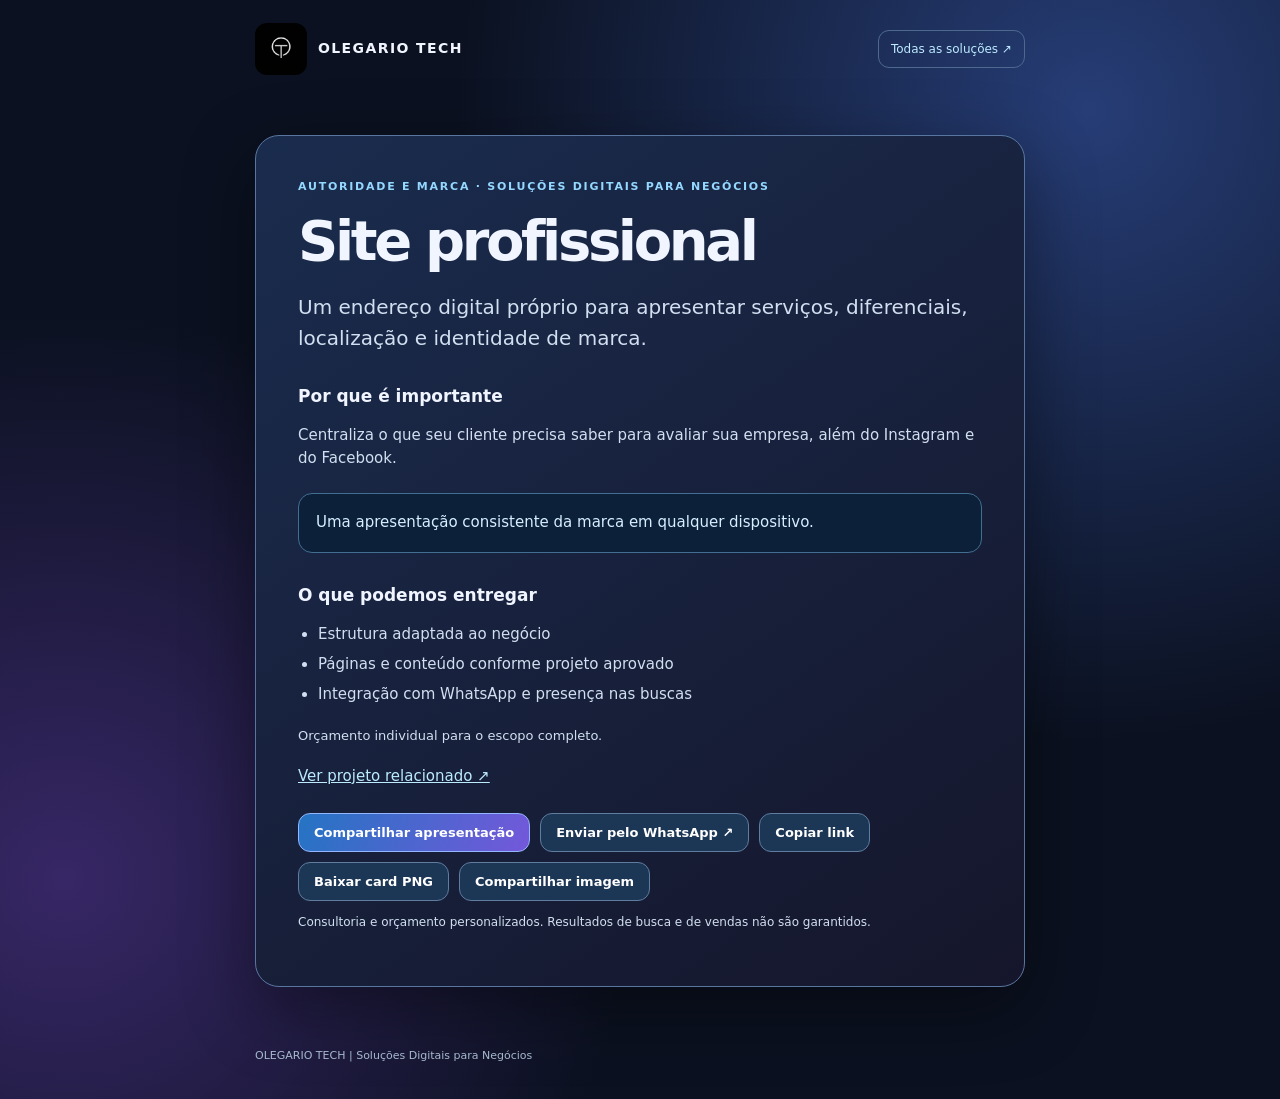
<file: solucoes/site.html>
<!doctype html>
<html lang="pt-BR"><head><meta charset="utf-8"><meta name="viewport" content="width=device-width,initial-scale=1"><meta name="theme-color" content="#0b1120"><meta name="robots" content="noindex,follow">
<title>Site profissional | OLEGARIO TECH</title><meta name="description" content="Um endereço digital próprio para apresentar serviços, diferenciais, localização e identidade de marca.">
<meta property="og:type" content="website"><meta property="og:site_name" content="OLEGARIO TECH"><meta property="og:title" content="Site profissional | OLEGARIO TECH"><meta property="og:description" content="Um endereço digital próprio para apresentar serviços, diferenciais, localização e identidade de marca."><meta property="og:url" content="https://olegariotech-site.github.io/ot-comercial/solucoes/site.html">
<meta name="twitter:card" content="summary"><meta name="twitter:title" content="Site profissional | OLEGARIO TECH"><meta name="twitter:description" content="Um endereço digital próprio para apresentar serviços, diferenciais, localização e identidade de marca.">
<link rel="canonical" href="https://olegariotech-site.github.io/ot-comercial/solucoes/site.html"><link rel="stylesheet" href="../apresentacao-servico.css"></head>
<body><div class="wrap"><nav><div class="logo-group"><img id="brandSymbol" alt="Símbolo oficial da Olegario Tech"><strong>OLEGARIO TECH</strong></div><a href="../apresentacao-ot.html">Todas as soluções ↗</a></nav>
<main><section class="panel"><div class="eyebrow">Autoridade e marca · Soluções digitais para negócios</div><h1>Site profissional</h1><p class="lead">Um endereço digital próprio para apresentar serviços, diferenciais, localização e identidade de marca.</p>
<h2>Por que é importante</h2><p>Centraliza o que seu cliente precisa saber para avaliar sua empresa, além do Instagram e do Facebook.</p><div class="benefit">Uma apresentação consistente da marca em qualquer dispositivo.</div><h2>O que podemos entregar</h2><ul><li>Estrutura adaptada ao negócio</li><li>Páginas e conteúdo conforme projeto aprovado</li><li>Integração com WhatsApp e presença nas buscas</li></ul><p class="price">Orçamento individual para o escopo completo.</p>
<p><a href="https://cintiaalmeidaadvocacia.com.br/" target="_blank" rel="noopener">Ver projeto relacionado ↗</a></p><div class="actions"><button class="btn primary" id="share" type="button">Compartilhar apresentação</button><a class="btn" id="whats" target="_blank" rel="noopener">Enviar pelo WhatsApp ↗</a><button class="btn" id="copy" type="button">Copiar link</button><button class="btn" id="png" type="button">Baixar card PNG</button><button class="btn" id="shareImg" type="button">Compartilhar imagem</button></div>
<p class="note" id="status" role="status" aria-live="polite">Consultoria e orçamento personalizados. Resultados de busca e de vendas não são garantidos.</p></section></main><footer>OLEGARIO TECH | Soluções Digitais para Negócios</footer></div>
<script src="../ot-logo.js"></script><script src="../card-export.js"></script><script>
'use strict';
document.getElementById('brandSymbol').src=window.OTBrandLogo||'';
const cardData={"id":"site","title":"Site profissional","tag":"Autoridade e marca","intro":"Um endereço digital próprio para apresentar serviços, diferenciais, localização e identidade de marca.","benefit":"Uma apresentação consistente da marca em qualquer dispositivo."};
const info={title:"OLEGARIO TECH | Site profissional",text:"Um endereço digital próprio para apresentar serviços, diferenciais, localização e identidade de marca.",url:"https://olegariotech-site.github.io/ot-comercial/solucoes/site.html"};
document.getElementById('whats').href='https://wa.me/?text='+encodeURIComponent(info.title+'\n'+info.text+'\n'+info.url);
async function copy(){try{await navigator.clipboard.writeText(info.url);document.getElementById('status').textContent='Link copiado!';}catch{window.prompt('Copie o endereço:',info.url);}}
document.getElementById('copy').addEventListener('click',copy);
document.getElementById('png').addEventListener('click',async()=>{try{await OTCardExport.save(cardData);document.getElementById('status').textContent='Card gerado para download.'}catch(e){document.getElementById('status').textContent='Falha ao gerar imagem: '+e.message}});
// Preparar a imagem antes do clique para preservar o gesto no Web Share (Android/iOS).
const imageShareButton=document.getElementById('shareImg');imageShareButton.disabled=true;imageShareButton.textContent='Preparando imagem...';
let readyCard=null;
OTCardExport.create(cardData).then(file=>{readyCard=file;imageShareButton.disabled=false;imageShareButton.textContent='Compartilhar imagem'}).catch(e=>{imageShareButton.textContent='Imagem indisponível';document.getElementById('status').textContent='Falha ao preparar a imagem: '+e.message});
imageShareButton.addEventListener('click',()=>{
 if(!readyCard)return;
 OTCardExport.shareReady(readyCard,cardData).then(result=>{if(result==='downloaded')document.getElementById('status').textContent='Compartilhamento indisponível: imagem baixada.'}).catch(e=>{document.getElementById('status').textContent='Falha ao compartilhar: '+e.message});
});
document.getElementById('share').addEventListener('click',async()=>{if(navigator.share){try{await navigator.share(info);return}catch(e){if(e.name==='AbortError')return}}await copy()});
</script></body></html>
</file>
<file: style.css>
:root{color-scheme:dark;--bg:#0b111d;--paper:#151f30;--line:#2c3b56;--txt:#eff4ff;--muted:#9aabc5;--cyan:#6bc8ed;--accent:#7895ff}*{box-sizing:border-box}body{margin:0;background:radial-gradient(circle at 95% -20%,#26345e,transparent 55%),var(--bg);font:15px/1.48 system-ui,sans-serif;color:var(--txt)}header{display:flex;align-items:center;gap:12px;justify-content:space-between;padding:14px clamp(16px,5vw,60px);border-bottom:1px solid var(--line);background:#0b1321dd;position:sticky;top:0;z-index:5;backdrop-filter:blur(16px)}.brand{display:flex;align-items:center;gap:12px;flex:1}.brand-icon{width:44px;height:44px;border:1px solid #6582c1;border-radius:14px;display:grid;place-items:center;font-weight:900;background:#243657;color:#fff}.brand strong{font-size:18px}.brand small{display:block;font-size:11px;color:var(--muted)}.chip{font-size:12px;color:#f5d294;border:1px solid #564932;background:#29251d;padding:5px 10px;border-radius:30px}main{max-width:1260px;margin:auto;padding:25px clamp(16px,4vw,45px) 60px}.hidden{display:none!important}.card{background:#141e2edf;border:1px solid var(--line);border-radius:18px;padding:22px;min-width:0}.setup,.login{max-width:720px;margin:30px auto}.login{max-width:430px}.eyebrow{color:#9cbcff;font-size:11px;text-transform:uppercase;letter-spacing:.13em;font-weight:800}.heading,.sectionhead{display:flex;align-items:center;justify-content:space-between;gap:15px;flex-wrap:wrap}.heading{margin-bottom:22px}h1{font-size:clamp(27px,4vw,37px);margin:5px 0;letter-spacing:-.04em}h2{font-size:21px;letter-spacing:-.03em;margin:5px 0}h3{font-size:15px;margin:23px 0 10px}p{margin:6px 0;color:var(--muted)}.btn{border:1px solid #526381;background:#263552;color:#fff;border-radius:10px;padding:10px 14px;cursor:pointer;font-weight:700;text-decoration:none;display:inline-flex;align-items:center;justify-content:center;gap:7px}.btn.primary{background:linear-gradient(105deg,#557cff,#7869e5);border-color:#8294fa}.btn.secondary{background:#253248}.btn.danger{background:#402733;border-color:#875264;color:#ffc9d5}.btn:disabled{opacity:.5;cursor:wait}.metrics{display:grid;grid-template-columns:repeat(4,1fr);gap:12px;margin-bottom:18px}.metric span{display:block;color:var(--muted);font-size:12px}.metric strong{display:block;font-size:29px;margin-top:11px}.toolbar{display:flex;gap:9px;flex-wrap:wrap;margin:18px 0}.toolbar input{flex:2;min-width:180px}.toolbar select{flex:1;min-width:180px}.company-grid{display:grid;grid-template-columns:repeat(3,minmax(0,1fr));gap:12px}.company-card{border:1px solid var(--line);background:#172236;border-radius:16px;padding:18px;cursor:pointer;text-align:left;color:#fff;min-width:0}.company-card:hover,.company-card:focus-visible{border-color:var(--cyan)}.company-card .name{font-weight:800;font-size:16px;overflow-wrap:anywhere}.company-card .meta{font-size:12px;color:var(--muted);margin:6px 0}.company-card .status{font-size:12px;color:#a7dff8;margin-top:13px}.company-card .brief{font-size:12px;color:#c7d2e7;overflow-wrap:anywhere;margin-top:12px}input,select,textarea{background:#0f1929;color:#eef4ff;border:1px solid #42536e;border-radius:9px;padding:11px;width:100%;font:inherit}input:focus,textarea:focus,select:focus{outline:2px solid #64b9e8;outline-offset:1px}label{display:block;color:#c9d6e9;font-size:12px;font-weight:700;margin:10px 0}label input,label textarea,label select{margin-top:5px}textarea{resize:vertical}.muted{color:var(--muted);font-size:12px}.details-grid{display:grid;grid-template-columns:1.1fr 1fr;gap:30px}.note-text{background:#0f1929;border:1px solid #2c3b56;padding:15px;border-radius:11px;white-space:pre-wrap;overflow-wrap:anywhere;color:#ecf2ff}.panel-actions,.photo-controls{display:flex;gap:9px;flex-wrap:wrap}.history{display:grid;gap:9px}.history article{background:#0d1828;border:1px solid var(--line);border-radius:10px;padding:12px}.history small{color:#a9bfda}#companyPanel{margin-top:20px}dialog{border:1px solid #486080;border-radius:19px;background:#101b2c;color:#fff;max-height:90vh;overflow:auto;width:min(800px,94vw);padding:22px;box-shadow:0 30px 90px #000b}dialog::backdrop{background:#000a;backdrop-filter:blur(5px)}.formgrid{display:grid;grid-template-columns:repeat(2,minmax(0,1fr));gap:0 15px}.wide{display:block}.formactions{display:flex;justify-content:flex-end;margin-top:14px}.photos{border-top:1px solid var(--line);margin-top:25px;padding-top:5px}.file-button input{display:none}.photo-controls select{width:auto;min-width:135px}.photo-grid{display:grid;grid-template-columns:repeat(4,minmax(0,1fr));gap:12px;margin-top:14px}.photo-card{border:1px solid var(--line);background:#0c1727;border-radius:12px;overflow:hidden}.photo-card img{width:100%;aspect-ratio:4/3;object-fit:cover;background:#202a3c;display:block}.photo-card .photo-body{padding:10px}.photo-card .photo-body strong{font-size:12px;display:block;overflow-wrap:anywhere}.photo-card .photo-actions{display:flex;gap:6px;flex-wrap:wrap;margin-top:8px}.photo-card button{font-size:11px;padding:5px 9px}.checkline{display:flex;gap:8px;align-items:start;font-size:12px}.checkline input{width:auto;flex-shrink:0}.empty{padding:20px;border:1px dashed #435574;border-radius:12px;color:var(--muted);grid-column:1/-1}#toast{position:fixed;bottom:20px;right:20px;max-width:min(90vw,440px);padding:12px 16px;border-radius:10px;background:#253c57;color:#fff;z-index:100;box-shadow:0 10px 40px #0009;display:none}@media(max-width:930px){.company-grid{grid-template-columns:repeat(2,minmax(0,1fr))}.photo-grid{grid-template-columns:repeat(3,1fr)}}@media(max-width:640px){header{padding:12px 15px}.chip{font-size:10px}main{padding:18px 13px 60px}.metrics{grid-template-columns:repeat(2,1fr)}.card{padding:16px}.company-grid,.details-grid,.formgrid{grid-template-columns:1fr}.photo-grid{grid-template-columns:repeat(2,1fr)}.heading .btn{width:100%}.photo-controls .file-button{flex:1}.toolbar input,.toolbar select{width:100%;flex:1 1 100%}dialog{padding:15px}}


/* OT Comercial V1.4 — refinamento visual premium sem alterar a geometria do CRM */
body{background:radial-gradient(circle at 93% -10%,#2b4777 0,transparent 37%),radial-gradient(circle at 3% 20%,#261e52 0,transparent 32%),#0a1120}
header{background:#0b1425e8;border-bottom-color:#3b5277}
.card{background:linear-gradient(150deg,#17243b,#111c30);border-color:#395072;box-shadow:0 18px 40px #0002}
.metric{position:relative;overflow:hidden}
.metric:before{content:"";position:absolute;width:110px;height:110px;background:radial-gradient(circle,#528efc22,transparent 72%);right:-45px;top:-55px;pointer-events:none}
.metric strong{font-variant-numeric:tabular-nums;letter-spacing:-.04em}
.company-card{background:linear-gradient(155deg,#192a47,#111d31);box-shadow:0 8px 25px #0003;transition:border-color .15s ease,transform .15s ease}
.company-card:hover{transform:translateY(-2px)}
.btn.primary{background:linear-gradient(110deg,#397bd4,#7656de);box-shadow:0 7px 20px #3a62b833}
.ot-heading-actions{display:flex;gap:9px;align-items:center;flex-wrap:wrap}
.ot-presentation{background:linear-gradient(110deg,#17395c,#3a2c74);border:1px solid #7a93f7;color:#e6f5ff}
.ot-presentation:hover{border-color:#a8e3ff}
@media(max-width:640px){.ot-heading-actions{width:100%}.ot-heading-actions .btn{width:100%}}
@media(prefers-reduced-motion:reduce){.company-card{transition:none}.company-card:hover{transform:none}}

/* Identidade OT: arquivo de logo original, sem reinterpretação */
.brand-icon{overflow:hidden;padding:3px;background:#080808;border-color:#566b88}.brand-icon img{display:block;width:100%;height:100%;object-fit:cover;border-radius:10px}

/* V1.4 Premium Mobile: cabeçalho compacto, sem quebrar o nome da OT. */
@media(max-width:640px){
 header{display:grid;grid-template-columns:minmax(0,1fr) auto;
  grid-template-areas:"brand logout" "state state";gap:7px 10px;
  align-items:center;padding:10px 14px}
 header .brand{grid-area:brand;min-width:0;flex:none;gap:9px}
 header .brand-icon{width:39px;height:39px;min-width:39px;border-radius:11px}
 header .brand strong{font-size:16px;line-height:1.15}
 header .brand small{font-size:9.5px;line-height:1.3}
 header #connectionState{grid-area:state;justify-self:start;font-size:10px;
  padding:3px 9px;line-height:1.3}
 header #logoutBtn{grid-area:logout;align-self:center;padding:8px 12px}
}

/* OT V1.5 — aviso de conectividade: informativo; sem simular salvamento. */
.offline-notice{max-width:1280px;margin:15px auto 0;padding:12px 18px;
 color:#ffdfb4;background:#392619;border:1px solid #906038;
 border-radius:13px;font-size:13px;line-height:1.55}
.offline-notice[hidden]{display:none!important}
.offline-notice strong{color:#ffeccf}
@media(max-width:640px){.offline-notice{margin:8px 13px 0;padding:11px 13px;font-size:12px}}

/* OT Field: estados operacionais claros e botões acessíveis. */
.field-controls{display:flex;align-items:center;gap:10px;flex-wrap:wrap;border:1px solid #375c7e;
 border-radius:15px;padding:13px 15px;background:linear-gradient(115deg,#12223a,#181e37);margin:13px 0 18px}
.field-controls>div{margin-right:auto;min-width:170px}.field-controls strong{display:block;font-size:14px}
.field-controls small{display:block;font-size:11px;color:#bcd0e8;margin-top:3px}
.pending-count{color:#d6e6ff;background:#263b5b;border:1px solid #45688b;padding:6px 11px;
 border-radius:25px;font-size:12px;font-weight:750}
#offlineLoginView .btn{margin-top:10px}
@media(max-width:640px){.field-controls{align-items:stretch}.field-controls>div{flex:1 0 100%}.field-controls .btn{flex:1 1 42%}}

/* V1.6: controles funcionais seguindo a identidade existente. */
[hidden]{display:none!important} nav[aria-label="Áreas comerciais"]{margin-bottom:18px;flex-wrap:wrap}.agenda-section{margin:22px 0}.agenda-section h2{font-size:1.2rem}.agenda-row{padding:16px;margin:10px 0;border:1px solid #314467;border-radius:14px;background:#152139}.agenda-row .ot-heading-actions{flex-wrap:wrap;margin-top:12px}.agenda-row p{margin:8px 0}.agenda-badge{font-size:.8rem;color:#c8d8ef}.opportunity-card{margin:14px 0;padding:16px;border:1px solid #314467;border-radius:14px}.opportunity-card summary,dialog summary{cursor:pointer;padding:12px 0;font-weight:700}fieldset{border:1px solid #314467;border-radius:12px;margin:16px 0}fieldset label{display:flex;gap:8px;align-items:center}fieldset input[type=checkbox]{width:auto;min-height:20px}dialog form{max-height:85dvh;overflow:auto;padding:2px}dialog input,dialog textarea,dialog select{max-width:100%}.metrics .metric strong{overflow-wrap:anywhere}#agendaFilter{min-width:190px}#readyReport p{padding:8px 0;border-bottom:1px solid #314467}@media(max-width:600px){nav[aria-label="Áreas comerciais"] .btn{flex:1 1 43%;text-align:center}.agenda-row .btn{min-height:44px;flex:1 1 43%}.metrics{grid-template-columns:repeat(2,minmax(0,1fr))}dialog{max-width:calc(100vw - 18px);width:600px}dialog form{max-height:82dvh}}

#commercialIndicators>summary{cursor:pointer;padding:12px 0;font-weight:700}#businessMetrics .financial strong{font-size:clamp(16px,4.2vw,24px);line-height:1.3;font-variant-numeric:tabular-nums;white-space:nowrap;overflow-x:auto;overflow-wrap:normal}#commercialIndicators{margin-bottom:12px}
</file>
<file: apresentacao-servico.css>
:root{color-scheme:dark;--txt:#f0f5ff;--muted:#c1d1e7}*{box-sizing:border-box}body{margin:0;min-height:100vh;background:radial-gradient(circle at 85% 10%,#263d76,transparent 43%),radial-gradient(circle at 5% 80%,#372766,transparent 38%),#0b1120;color:var(--txt);font:15px/1.55 system-ui,-apple-system,Segoe UI,Roboto,sans-serif}a{color:#bceaff}.wrap{width:min(770px,calc(100% - 28px));margin:auto}nav{padding:23px 0;display:flex;align-items:center;justify-content:space-between;gap:14px;font-size:12px}nav strong{font-size:14px;letter-spacing:.1em}nav a{text-decoration:none;border:1px solid #4e698e;padding:9px 12px;border-radius:11px}main{padding:37px 0 40px}.eyebrow{font-size:11px;letter-spacing:.16em;text-transform:uppercase;color:#94d8ff;font-weight:850}.panel{border:1px solid #5976a0;border-radius:24px;background:linear-gradient(145deg,#1a2c4e,#15162b);padding:clamp(20px,5vw,42px);box-shadow:0 22px 70px #0006}.panel h1{font-size:clamp(32px,6vw,56px);line-height:1.08;letter-spacing:-.06em;margin:16px 0}.lead{font-size:clamp(16px,2vw,20px);color:#e0e9ff}.panel h2{font-size:17px;margin:29px 0 9px}.panel p,.panel li{color:#d1dff0}.panel ul{padding-left:20px}.panel li{margin:7px 0}.benefit{margin:23px 0;background:#0d2039;border:1px solid #426e91;border-radius:14px;padding:17px;color:#d5efff}.price{font-size:13px;color:#a0edcb;margin:19px 0}.actions{display:flex;flex-wrap:wrap;gap:10px;margin:25px 0 4px}.btn{border:1px solid #607c9f;display:inline-flex;align-items:center;justify-content:center;text-decoration:none;padding:11px 15px;border-radius:12px;background:#1c3655;color:white;font:700 13px system-ui;cursor:pointer}.btn.primary{background:linear-gradient(115deg,#2474c3,#7458da);border-color:#94b6ff}.note{font-size:12px;color:var(--muted)}footer{padding:20px 0 35px;font-size:11px;color:#a6b9ce}button:focus-visible,a:focus-visible{outline:3px solid #92e5ff;outline-offset:3px}@media(max-width:520px){.actions .btn{flex:1}.panel{padding:20px}}
.logo-group{display:flex;gap:11px;align-items:center}.logo-group img{width:52px;height:52px;border-radius:12px;background:#000;object-fit:cover;flex-shrink:0}
</file>
